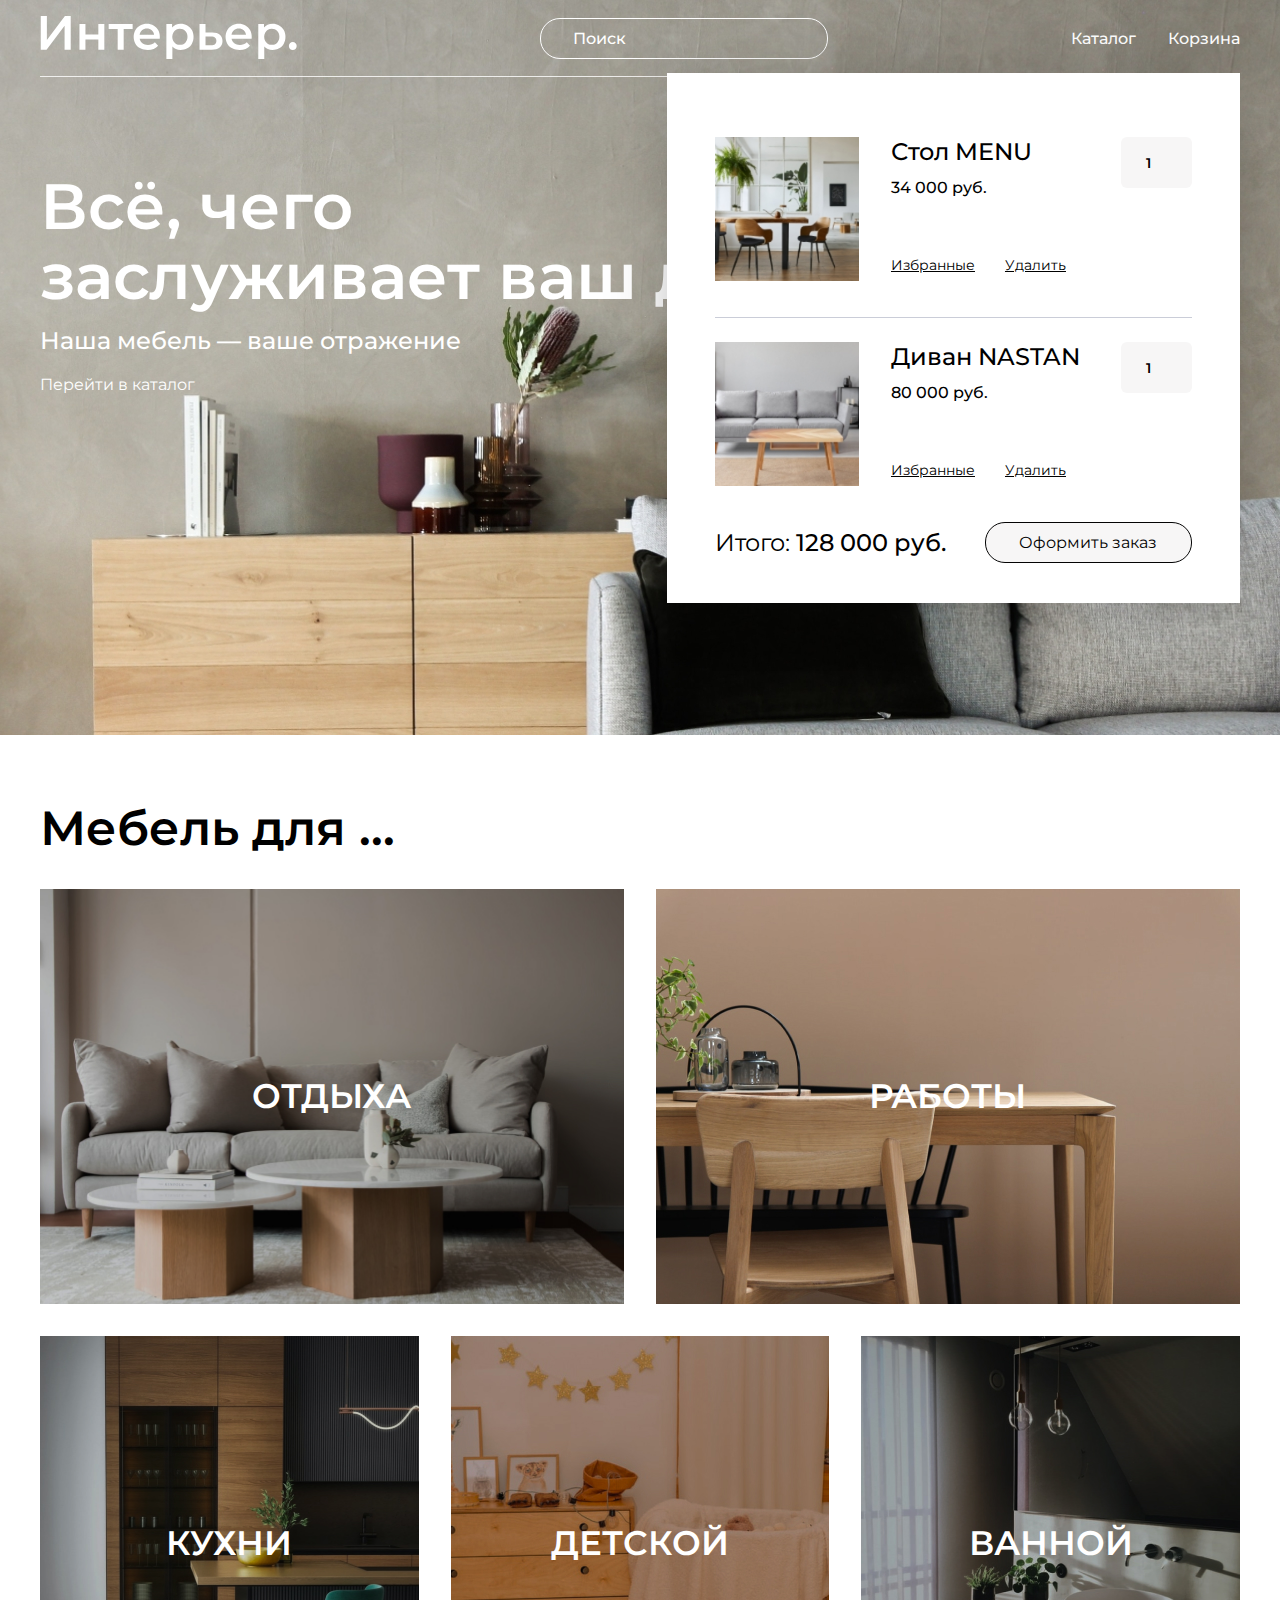
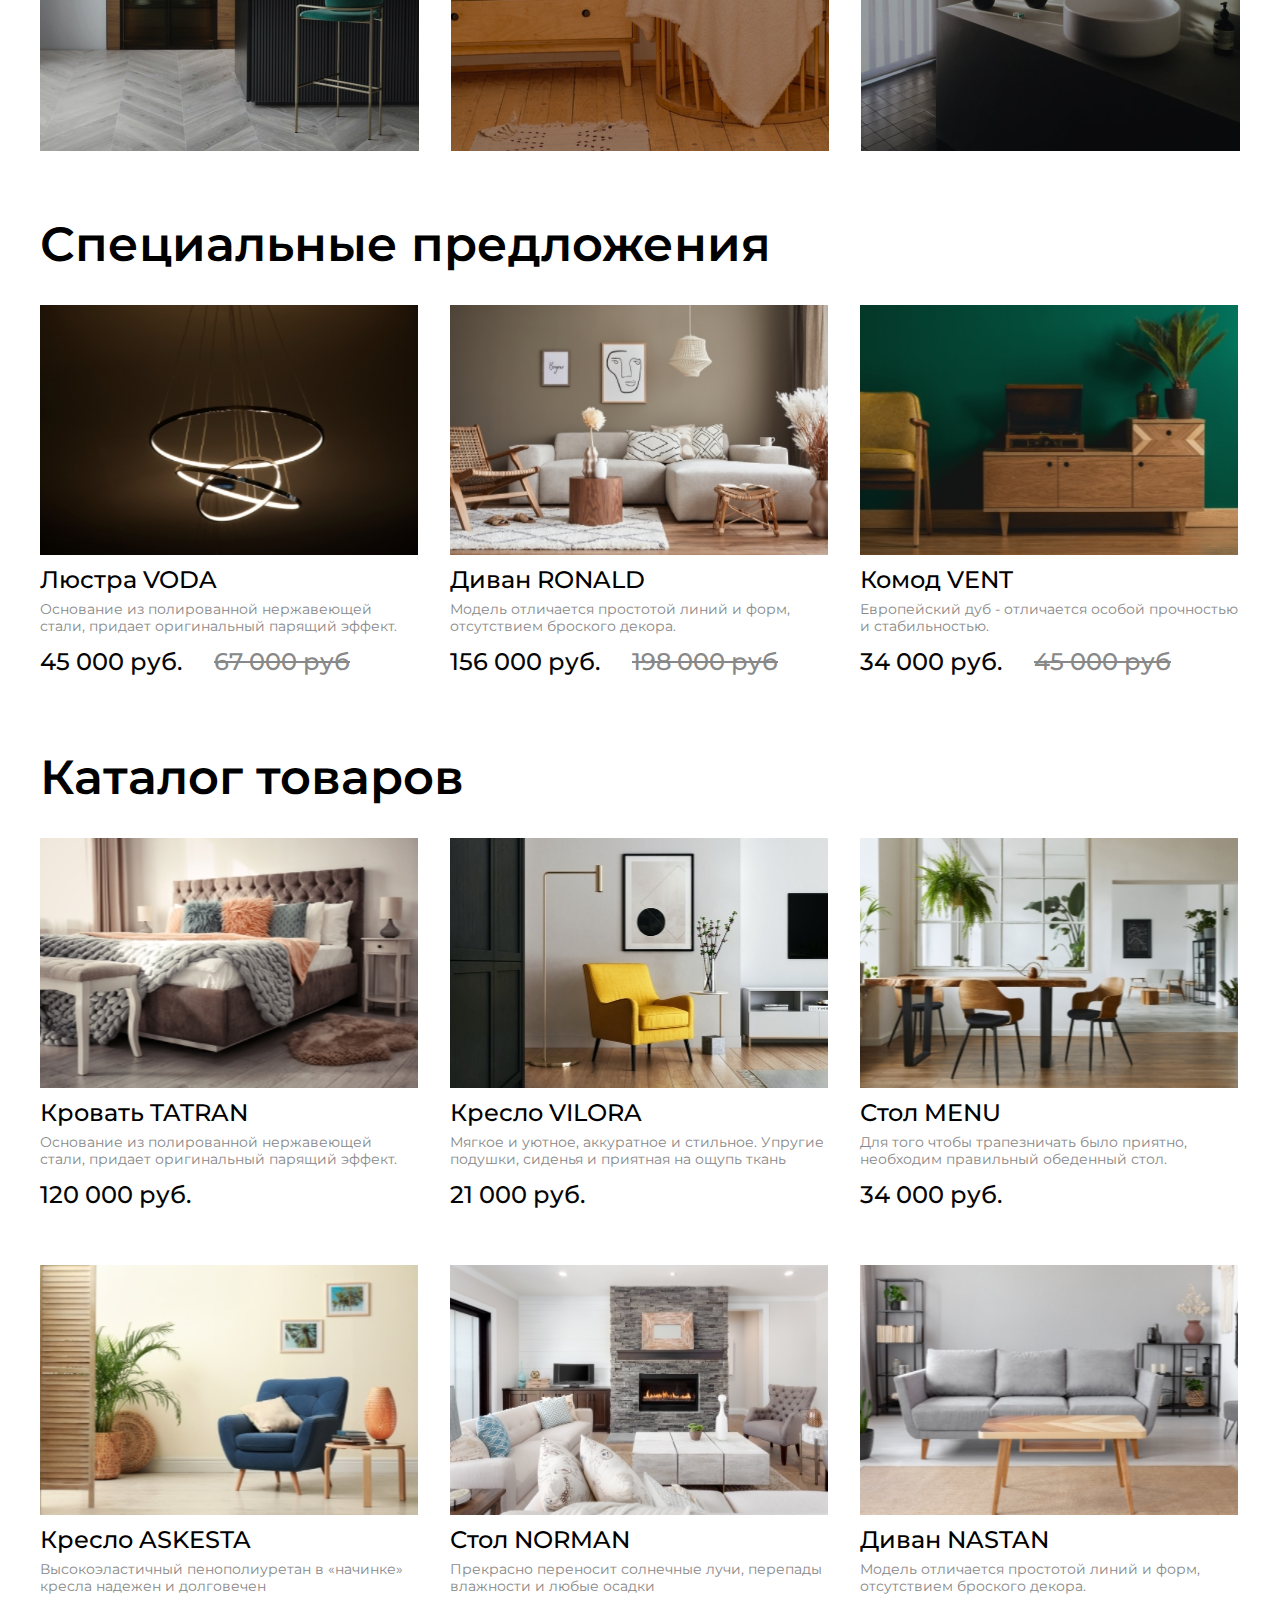
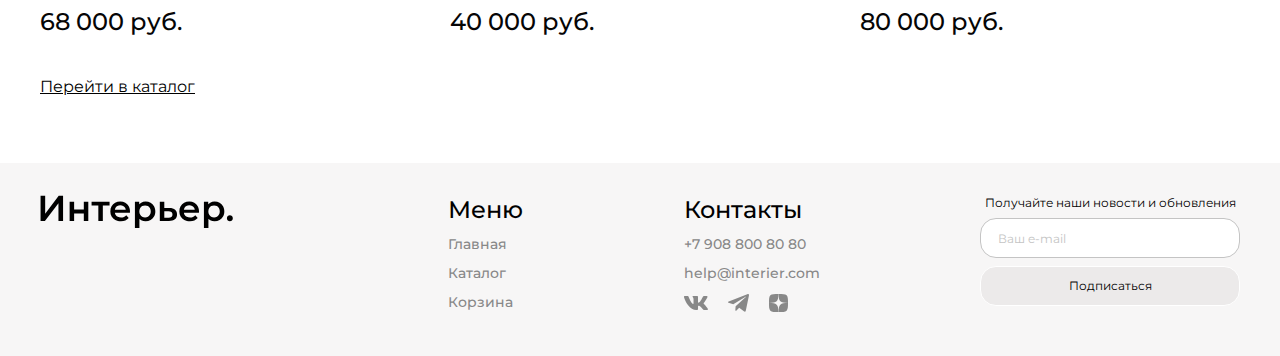
<file: index.html>
<!DOCTYPE html>
<html lang="en">
<head>
    <meta charset="UTF-8">
    <meta http-equiv="X-UA-Compatible" content="IE=edge">
    <meta name="viewport" content="width=device-width, initial-scale=1.0">
    <title>Document</title>
    <link rel="preconnect" href="https://fonts.googleapis.com">
    <link rel="preconnect" href="https://fonts.gstatic.com" crossorigin>
    <link href="https://fonts.googleapis.com/css2?family=Montserrat:wght@100..900&display=swap" rel="stylesheet">
    <link rel="stylesheet" href="style.css">
</head>
<body>
    <div class="top center">
        <header class="header">
            <a class="header__logo" href="index.html"><img class="header__logo-img" src="img/logo.svg" alt="Логотип"></a>
            <input placeholder="Поиск" class="header__input" type="text">
            <nav class="header__menu">
                <a class="header__link" href="catalog.html">Каталог</a>
                <div class="position-modal-window">
                    <a class="header__link header__link-cart" href="cart.html">Корзина</a>
            <!-- Модальное окно -->
                    <div class="cart cart__modal-window">
                        <div class="cart__content-modal-window">
                            <div class="cart__item-min">
                                <div class="cart__left">
                                    <img class="cart__img-min" src="img/cart-1.jpeg" alt="">
                                    <div class="cart__info cart__info-min">
                                        <h4 class="heading-small">Стол MENU</h4>
                                        <p class="cart__price">34 000 руб.</p>
                                        <div class="cart__link-box cart__link-box-min">
                                            <a class="cart__link" href="#">Избранные</a>
                                            <a class="cart__link" href="#">Удалить</a>
                                        </div>
                                    </div>
                                </div>
                                <input class="cart__input input__number" type="number" value="1" min="1">
                            </div>
                            <div class="cart__item cart__item-min">
                                <div class="cart__left">
                                    <img class="cart__img-min" src="img/cart-2.jpeg" alt="">
                                    <div class="cart__info cart__info-min">
                                        <h4 class="heading-small">Диван NASTAN</h4>
                                        <p class="cart__price">80 000 руб.</p>
                                        <div class="cart__link-box cart__link-box-min">
                                            <a class="cart__link" href="#">Избранные</a>
                                            <a class="cart__link" href="#">Удалить</a>
                                        </div>
                                    </div>
                                </div>
                                <input class="cart__input" type="number" value="1" min="1">
                            </div>
                            <div class="cart__form-min">
                                <p class="cart__form-price cart__form-price-min"> 128 000 руб.</p>
                                <a class="cart__form-btn-link" href="cart.html">
                                    <button class="cart__form-btn cart__form-btn-min">Оформить заказ</button>
                                </a>
                            </div>
                        </div>
                    </div>
            <!-- Модальное окно -->
                </div>
            </nav>
            <nav class="header__menu-mob">
                <a href="#"><svg width="19.000000" height="19.000000" viewBox="0 0 19 19" fill="none" xmlns="http://www.w3.org/2000/svg" xmlns:xlink="http://www.w3.org/1999/xlink">
                    <desc>
                            Created with Pixso.
                    </desc>
                    <defs>
                        <clipPath id="clip310_614">
                            <rect id="gg:search" rx="0.000000" width="18.000000" height="18.000000" transform="translate(0.500000 0.500000)" fill="white" fill-opacity="0"/>
                        </clipPath>
                    </defs>
                    <rect id="gg:search" rx="0.000000" width="18.000000" height="18.000000" transform="translate(0.500000 0.500000)" fill="#FFFFFF" fill-opacity="0"/>
                    <g clip-path="url(#clip310_614)">
                        <path id="Vector" d="M14.5 11.42C15.48 10.15 15.95 8.55 15.8 6.94C15.65 5.34 14.89 3.85 13.68 2.79C12.48 1.72 10.91 1.16 9.3 1.21C7.69 1.26 6.16 1.92 5.02 3.06C3.88 4.2 3.21 5.73 3.16 7.34C3.11 8.95 3.68 10.52 4.74 11.73C5.81 12.94 7.3 13.69 8.9 13.84C10.51 14 12.11 13.53 13.38 12.54L13.41 12.57L16.77 15.93C16.85 16.01 16.93 16.06 17.03 16.1C17.13 16.14 17.23 16.16 17.33 16.16C17.44 16.16 17.54 16.14 17.64 16.1C17.73 16.06 17.82 16.01 17.89 15.93C17.97 15.86 18.02 15.77 18.06 15.68C18.1 15.58 18.12 15.48 18.12 15.37C18.12 15.27 18.1 15.17 18.06 15.07C18.02 14.97 17.97 14.89 17.89 14.81L14.53 11.45C14.52 11.44 14.51 11.43 14.5 11.42ZM12.85 4.18C13.3 4.62 13.66 5.14 13.9 5.72C14.14 6.3 14.27 6.92 14.27 7.54C14.28 8.17 14.15 8.79 13.91 9.37C13.68 9.95 13.33 10.48 12.88 10.92C12.44 11.37 11.91 11.72 11.33 11.96C10.75 12.19 10.13 12.32 9.5 12.31C8.88 12.31 8.26 12.18 7.68 11.94C7.1 11.7 6.58 11.34 6.14 10.89C5.26 10 4.77 8.8 4.77 7.54C4.78 6.29 5.28 5.09 6.16 4.2C7.05 3.32 8.25 2.82 9.5 2.81C10.76 2.81 11.96 3.3 12.85 4.18Z" fill="#FFFFFF" fill-opacity="1.000000" fill-rule="evenodd"/>
                        <path id="Vector" d="M16 8.15Q16.06 7.55 16 6.93Q15.94 6.3 15.77 5.72Q15.6 5.13 15.32 4.57Q15.03 4.02 14.66 3.53Q14.28 3.05 13.82 2.64Q13.35 2.23 12.82 1.92Q12.29 1.6 11.71 1.39Q11.12 1.18 10.52 1.08Q9.91 0.99 9.29 1.01Q8.67 1.03 8.07 1.16Q7.47 1.29 6.9 1.54Q6.33 1.79 5.82 2.13Q5.32 2.48 4.88 2.92Q4.43 3.36 4.09 3.86Q3.75 4.37 3.5 4.94Q3.25 5.51 3.12 6.11Q2.98 6.71 2.96 7.33Q2.94 7.96 3.04 8.56Q3.13 9.17 3.34 9.75Q3.56 10.34 3.87 10.87Q4.18 11.39 4.59 11.86Q5 12.33 5.49 12.7Q5.97 13.08 6.53 13.36Q7.08 13.64 7.67 13.81Q8.26 13.99 8.88 14.04Q9.5 14.1 10.11 14.04Q10.72 13.99 11.32 13.81Q11.92 13.64 12.47 13.36Q12.93 13.12 13.36 12.8L16.63 16.07Q16.7 16.14 16.78 16.2Q16.86 16.25 16.95 16.29Q17.04 16.33 17.14 16.35Q17.23 16.36 17.33 16.36Q17.43 16.36 17.53 16.35Q17.62 16.33 17.71 16.29Q17.8 16.25 17.88 16.2Q17.96 16.14 18.03 16.07Q18.1 16 18.16 15.92Q18.21 15.84 18.25 15.75Q18.29 15.66 18.31 15.57Q18.32 15.47 18.32 15.37Q18.32 15.27 18.31 15.18Q18.29 15.08 18.25 14.99Q18.21 14.9 18.16 14.82Q18.1 14.74 18.03 14.67L14.76 11.4Q15.08 10.97 15.32 10.51Q15.59 9.96 15.77 9.36Q15.94 8.76 16 8.15ZM14.5 11.42C15.48 10.15 15.95 8.55 15.8 6.94C15.65 5.34 14.89 3.85 13.68 2.79C12.48 1.72 10.91 1.16 9.3 1.21C7.69 1.26 6.16 1.92 5.02 3.06C3.88 4.2 3.21 5.73 3.16 7.34C3.11 8.95 3.68 10.52 4.74 11.73C5.81 12.94 7.3 13.69 8.9 13.84C10.51 14 12.11 13.53 13.38 12.54L13.41 12.57L16.77 15.93C16.85 16.01 16.93 16.06 17.03 16.1C17.13 16.14 17.23 16.16 17.33 16.16C17.44 16.16 17.54 16.14 17.64 16.1C17.73 16.06 17.82 16.01 17.89 15.93C17.97 15.86 18.02 15.77 18.06 15.68C18.1 15.58 18.12 15.48 18.12 15.37C18.12 15.27 18.1 15.17 18.06 15.07C18.02 14.97 17.97 14.89 17.89 14.81L14.53 11.45C14.52 11.44 14.51 11.43 14.5 11.42ZM12.85 4.18C13.3 4.62 13.66 5.14 13.9 5.72C14.14 6.3 14.27 6.92 14.27 7.54C14.28 8.17 14.15 8.79 13.91 9.37C13.68 9.95 13.33 10.48 12.88 10.92C12.44 11.37 11.91 11.72 11.33 11.96C10.75 12.19 10.13 12.32 9.5 12.31C8.88 12.31 8.26 12.18 7.68 11.94C7.1 11.7 6.58 11.34 6.14 10.89C5.26 10 4.77 8.8 4.77 7.54C4.78 6.29 5.28 5.09 6.16 4.2C7.05 3.32 8.25 2.82 9.5 2.81C10.76 2.81 11.96 3.3 12.85 4.18ZM13.29 5.01Q13.54 5.38 13.72 5.8Q13.89 6.22 13.98 6.65Q14.07 7.09 14.07 7.54Q14.07 8 13.99 8.44Q13.9 8.88 13.73 9.3Q13.56 9.72 13.31 10.09Q13.06 10.46 12.74 10.78Q12.42 11.1 12.05 11.35Q11.68 11.6 11.26 11.77Q10.83 11.94 10.4 12.03Q9.96 12.12 9.5 12.11Q9.05 12.11 8.61 12.02Q8.18 11.93 7.76 11.76Q7.34 11.58 6.97 11.33Q6.6 11.08 6.28 10.75Q5.96 10.43 5.72 10.06Q5.48 9.7 5.31 9.28Q5.14 8.86 5.06 8.43Q4.97 8 4.97 7.54Q4.97 7.09 5.06 6.66Q5.15 6.23 5.32 5.81Q5.5 5.4 5.74 5.03Q5.99 4.66 6.31 4.35Q6.62 4.03 6.99 3.78Q7.36 3.54 7.77 3.36Q8.19 3.19 8.62 3.1Q9.05 3.02 9.5 3.01Q9.95 3.01 10.39 3.1Q10.82 3.18 11.24 3.35Q11.66 3.52 12.02 3.76Q12.39 4 12.71 4.32Q13.04 4.64 13.29 5.01Z" fill="#FFFFFF" fill-opacity="1.000000" fill-rule="evenodd"/>
                    </g>
                </svg>
                </a>
                <a href="catalog.html"><svg width="19.199463" height="19.199951" viewBox="0 0 19.1995 19.2" fill="none" xmlns="http://www.w3.org/2000/svg" xmlns:xlink="http://www.w3.org/1999/xlink">
                    <desc>
                            Created with Pixso.
                    </desc>
                    <defs/>
                    <rect id="Rectangle 46" width="4.571429" height="4.571429" fill="#FFFFFF" fill-opacity="1.000000"/>
                    <rect id="Rectangle 41" y="7.314209" width="4.571429" height="4.571429" fill="#FFFFFF" fill-opacity="1.000000"/>
                    <rect id="Rectangle 47" y="14.628540" width="4.571429" height="4.571428" fill="#FFFFFF" fill-opacity="1.000000"/>
                    <rect id="Rectangle 48" x="7.313477" y="7.314209" width="4.571429" height="4.571429" fill="#FFFFFF" fill-opacity="1.000000"/>
                    <rect id="Rectangle 45" x="7.313477" y="14.628540" width="4.571429" height="4.571428" fill="#FFFFFF" fill-opacity="1.000000"/>
                    <rect id="Rectangle 49" x="7.313477" width="4.571429" height="4.571429" fill="#FFFFFF" fill-opacity="1.000000"/>
                    <rect id="Rectangle 42" x="14.627930" y="7.314209" width="4.571428" height="4.571429" fill="#FFFFFF" fill-opacity="1.000000"/>
                    <rect id="Rectangle 44" x="14.627930" y="14.628540" width="4.571428" height="4.571428" fill="#FFFFFF" fill-opacity="1.000000"/>
                    <path id="Rectangle 43" d="M14.62 0L19.19 0L19.19 4.57L14.62 0Z" fill="#FFFFFF" fill-opacity="1.000000" fill-rule="evenodd"/>
                </svg>
                </a>
                <a href="cart.html"><svg width="25.000000" height="25.000000" viewBox="0 0 25 25" fill="none" xmlns="http://www.w3.org/2000/svg" xmlns:xlink="http://www.w3.org/1999/xlink">
                    <desc>
                            Created with Pixso.
                    </desc>
                    <defs>
                        <clipPath id="clip310_618">
                            <rect id="jam:shopping-cart" rx="0.000000" width="24.000000" height="24.000000" transform="matrix(-1 0 0 1 25.5 0.5)" fill="white" fill-opacity="0"/>
                        </clipPath>
                    </defs>
                    <rect id="jam:shopping-cart" rx="0.000000" width="24.000000" height="24.000000" transform="matrix(-1 0 0 1 25.5 0.5)" fill="#FFFFFF" fill-opacity="0"/>
                    <g clip-path="url(#clip310_618)">
                        <path id="Vector" d="M14.58 20.83C15.13 20.83 15.66 20.61 16.05 20.22C16.44 19.83 16.66 19.3 16.66 18.75C16.66 18.19 16.44 17.66 16.05 17.27C15.66 16.88 15.13 16.66 14.58 16.66C14.03 16.66 13.5 16.88 13.11 17.27C12.71 17.66 12.5 18.19 12.5 18.75C12.5 19.3 12.71 19.83 13.11 20.22C13.5 20.61 14.03 20.83 14.58 20.83ZM7.29 20.83C7.84 20.83 8.37 20.61 8.76 20.22C9.15 19.83 9.37 19.3 9.37 18.75C9.37 18.19 9.15 17.66 8.76 17.27C8.37 16.88 7.84 16.66 7.29 16.66C6.73 16.66 6.2 16.88 5.81 17.27C5.42 17.66 5.2 18.19 5.2 18.75C5.2 19.3 5.42 19.83 5.81 20.22C6.2 20.61 6.73 20.83 7.29 20.83ZM20.87 6.16C21.13 6.16 21.37 6.05 21.56 5.86C21.74 5.67 21.84 5.42 21.84 5.16C21.84 4.9 21.74 4.65 21.56 4.47C21.37 4.28 21.13 4.17 20.87 4.16L19.67 4.16C18.73 4.16 17.92 4.81 17.71 5.73L16.41 11.61C16.2 12.52 15.39 13.18 14.45 13.18L6.63 13.18L5.12 7.17L14.86 7.17C15.12 7.15 15.36 7.04 15.54 6.86C15.72 6.67 15.82 6.42 15.82 6.16C15.82 5.91 15.72 5.66 15.54 5.47C15.36 5.29 15.12 5.18 14.86 5.16L5.12 5.16C4.82 5.16 4.52 5.23 4.25 5.37C3.97 5.5 3.73 5.69 3.54 5.93C3.36 6.17 3.23 6.45 3.16 6.75C3.1 7.05 3.11 7.36 3.18 7.65L4.68 13.66C4.79 14.1 5.04 14.48 5.39 14.76C5.75 15.03 6.18 15.18 6.63 15.18L14.45 15.18C15.36 15.18 16.25 14.87 16.96 14.3C17.67 13.73 18.17 12.93 18.36 12.04L19.67 6.16L20.87 6.16Z" fill="#FFFFFF" fill-opacity="1.000000" fill-rule="nonzero"/>
                    </g>
                </svg>
                </a>
            </nav>
        </header>
        <section class="main-content">
            <h1 class="main-content__title">Всё, чего <br/> заслуживает ваш дом</h1>
            <p class="main-content__text">Наша мебель — ваше отражение</p>
            <a class="main-content__link" href="catalog.html">Перейти в каталог</a>
        </section>
    </div>
    <section class="for-box center">
        <h2 class="products__title for-title">Мебель для ...</h2>
        <div class="for">
            <div class="for__item for__item-1 for__item-big">ОТДЫХА</div>
            <div class="for__item for__item-2 for__item-big">РАБОТЫ</div>
            <div class="for__item for__item-3">КУХНИ</div>
            <div class="for__item for__item-4">ДЕТСКОЙ</div>
            <div class="for__item for__item-5">ВАННОЙ</div>
        </div>
    </section>
    <section class="products">
        <div class="products__spofers center">
            <h2 class="products__title products__title-spofers">Специальные предложения</h2>
            <div class="spofers-box">
                <article class="card">
                    <div class="card__img card__icons card__img_1">
                        <a href="#">
                            <img class="icon__disappear" src="img/lock-shadow.svg" alt="lock">
                        </a>
                        <a href="#">
                            <img class="icon__disappear" src="img/like-shadow.svg" alt="like">
                        </a>
                    </div>
                    <h3 class="card__name">Люстра VODA</h3>
                    <p class="card__about">Основание из полированной нержавеющей стали, придает оригинальный парящий эффект.</p>
                    <div class="prices">
                        <p class="card__price">45 000 руб.</p>
                        <p class="card__price card__price_discount">67 000 руб</p>
                    </div>
                </article>
                <article class="card">
                    <div class="card__img card__icons card__img_2">
                        <a href="#">
                            <img class="icon__disappear" src="img/lock-shadow.svg" alt="lock">
                        </a>
                        <a href="#">
                            <img class="icon__disappear" src="img/like-shadow.svg" alt="like">
                        </a>
                    </div>
                    <h3 class="card__name">Диван RONALD</h3>
                    <p class="card__about">Модель отличается простотой линий и форм, отсутствием броского декора.</p>
                    <div class="prices">
                        <p class="card__price">156 000 руб.</p>
                        <p class="card__price card__price_discount">198 000 руб</p>
                    </div>
                </article>
                <article class="card">
                    <div class="card__img card__icons card__img_3">
                        <a href="#">
                            <img class="icon__disappear" src="img/lock-shadow.svg" alt="lock">
                        </a>
                        <a href="#">
                            <img class="icon__disappear" src="img/like-shadow.svg" alt="like">
                        </a>
                    </div>
                    <h3 class="card__name">Комод VENT</h3>
                    <p class="card__about">Европейский дуб - отличается особой прочностью и стабильностью.</p>
                    <div class="prices">
                        <p class="card__price">34 000 руб.</p>
                        <p class="card__price card__price_discount">45 000 руб</p>
                    </div>
                </article>
            </div>
        </div>
        <div class="products__catalog center">
            <h2 class="products__title">Каталог товаров</h2>
            <div class="catalog-brdr">
                <div class="catalog-box">
                    <article class="card">
                        <div class="card__img card__icons card__img_4">
                            <a href="#">
                                <img class="icon__disappear" src="img/lock-shadow.svg" alt="lock">
                            </a>
                            <a href="#">
                                <img class="icon__disappear" src="img/like-shadow.svg" alt="like">
                            </a>
                        </div>
                        <h3 class="card__name">Кровать TATRAN</h3>
                        <p class="card__about">Основание из полированной нержавеющей стали, придает оригинальный парящий эффект.</p>
                        <p class="card__price">120 000 руб.</p>
                        <!-- <p class="card__price card__price_discount">45 000 руб.</p> -->
                    </article>
                    <article class="card">
                        <div class="card__img card__icons card__img_5">
                            <a href="#">
                                <img class="icon__disappear" src="img/lock-shadow.svg" alt="lock">
                            </a>
                            <a href="#">
                                <img class="icon__disappear" src="img/like-shadow.svg" alt="like">
                            </a>
                        </div>
                        <h3 class="card__name">Кресло VILORA</h3>
                        <p class="card__about">Мягкое и уютное, аккуратное и стильное. Упругие подушки, сиденья и приятная на ощупь ткань</p>
                        <p class="card__price">21 000 руб.</p>
                        <!-- <p class="card__price card__price_discount">45 000 руб.</p> -->
                    </article>
                    <article class="card">
                        <div class="card__img card__icons card__img_6">
                            <a href="#">
                                <img class="icon__disappear" src="img/lock-shadow.svg" alt="lock">
                            </a>
                            <a href="#">
                                <img class="icon__disappear" src="img/like-shadow.svg" alt="like">
                            </a>
                        </div>
                        <h3 class="card__name">Стол MENU</h3>
                        <p class="card__about">Для того чтобы трапезничать было приятно, необходим правильный обеденный стол.</p>
                        <p class="card__price">34 000 руб.</p>
                        <!-- <p class="card__price card__price_discount">45 000 руб.</p> -->
                    </article>
                    <article class="card">
                        <div class="card__img card__icons card__img_7">
                            <a href="#">
                                <img class="icon__disappear" src="img/lock-shadow.svg" alt="lock">
                            </a>
                            <a href="#">
                                <img class="icon__disappear" src="img/like-shadow.svg" alt="like">
                            </a>
                        </div>
                        <h3 class="card__name">Кресло ASKESTA</h3>
                        <p class="card__about">Высокоэластичный пенополиуретан в «начинке» кресла надежен и долговечен</p>
                        <p class="card__price">68 000 руб.</p>
                        <!-- <p class="card__price card__price_discount">45 000 руб.</p> -->
                    </article>
                    <article class="card">
                        <div class="card__img card__icons card__img_8">
                            <a href="#">
                                <img class="icon__disappear" src="img/lock-shadow.svg" alt="lock">
                            </a>
                            <a href="#">
                                <img class="icon__disappear" src="img/like-shadow.svg" alt="like">
                            </a>
                        </div>
                        <h3 class="card__name">Стол NORMAN</h3>
                        <p class="card__about">Прекрасно переносит солнечные лучи, перепады влажности и любые осадки</p>
                        <p class="card__price">40 000 руб.</p>
                        <!-- <p class="card__price card__price_discount">45 000 руб.</p> -->
                    </article>
                    <article class="card">
                        <div class="card__img card__icons card__img_9">
                            <a href="#">
                                <img class="icon__disappear" src="img/lock-shadow.svg" alt="lock">
                            </a>
                            <a href="#">
                                <img class="icon__disappear" src="img/like-shadow.svg" alt="like">
                            </a>
                        </div>
                        <h3 class="card__name">Диван NASTAN</h3>
                        <p class="card__about">Модель отличается простотой линий и форм, отсутствием броского декора.</p>
                        <p class="card__price">80 000 руб.</p>
                        <!-- <p class="card__price card__price_discount">45 000 руб.</p> -->
                    </article>
                </div>
            </div>
            <div class="products__link-box">
                <a class="products__link" href="catalog.html">Перейти в каталог</a>
            </div>
        </div>
    </section>
    <footer class="footer center">
        <a class="footer__logo" href="index.html"><img src="img/footerlogo.svg" alt="Логотип"></a>
        <div class="footer__content">
            <div class="footer__info">
                <nav class="footer__item footer__item-menu">
                    <h3 class="footer__title-menu">Меню</h3>
                    <a class="footer__link" href="index.html">Главная</a>
                    <a class="footer__link" href="catalog.html">Каталог</a>
                    <a class="footer__link" href="cart.html">Корзина</a>
                </nav>
            </div>
                <div class="footer__item">
                    <h4 class="footer__title-menu">Контакты</h4>
                    <a class="footer__link footer__link_contacts" href="tel:+79088008080">+7 908 800 80 80</a>
                    <a class="footer__link footer__link_contacts" href="help@interier.com">help@interier.com</a>
                    <div class="footer__icons">
                        <a class="footer__icons-img" href="#"><svg width="24.000504" height="14.000000" viewBox="0 0 24.0005 14" fill="none" xmlns="http://www.w3.org/2000/svg" xmlns:xlink="http://www.w3.org/1999/xlink">
                            <desc>
                                    Created with Pixso.
                            </desc>
                            <defs/>
                            <path id="Vector" d="M23.45 0.94C23.61 0.4 23.45 0 22.65 0L20.03 0C19.36 0 19.05 0.34 18.88 0.72C18.88 0.72 17.55 3.92 15.66 6C15.04 6.6 14.77 6.79 14.43 6.79C14.27 6.79 14.01 6.6 14.01 6.05L14.01 0.94C14.01 0.29 13.83 0 13.27 0L9.15 0C8.73 0 8.48 0.3 8.48 0.59C8.48 1.21 9.42 1.35 9.52 3.1L9.52 6.9C9.52 7.73 9.37 7.88 9.03 7.88C8.14 7.88 5.98 4.67 4.69 1C4.44 0.28 4.19 0 3.52 0L0.9 0C0.15 0 0 0.34 0 0.72C0 1.41 0.88 4.8 4.14 9.28C6.31 12.34 9.37 14 12.15 14C13.82 14 14.02 13.63 14.02 12.99L14.02 10.68C14.02 9.94 14.18 9.8 14.71 9.8C15.1 9.8 15.77 9.99 17.33 11.46C19.11 13.21 19.4 14 20.4 14L23.03 14C23.78 14 24.15 13.63 23.94 12.9C23.7 12.18 22.85 11.12 21.72 9.88C21.11 9.17 20.19 8.4 19.91 8.02C19.52 7.53 19.63 7.31 19.91 6.87C19.91 6.87 23.11 2.45 23.44 0.94L23.45 0.94Z" fill="#888888" fill-opacity="1.000000" fill-rule="evenodd"/>
                        </svg>
                        </a>
                        <a class="footer__icons-img" href="#"><svg width="21.000000" height="17.675659" viewBox="0 0 21 17.6757" fill="none" xmlns="http://www.w3.org/2000/svg" xmlns:xlink="http://www.w3.org/1999/xlink">
                            <desc>
                                    Created with Pixso.
                            </desc>
                            <defs/>
                            <path id="Vector" d="M19.29 0.2L0.69 7.41C-0.06 7.74 -0.32 8.42 0.5 8.78L5.28 10.31L16.82 3.14C17.45 2.69 18.09 2.81 17.54 3.3L7.63 12.32L7.31 16.14C7.6 16.73 8.13 16.73 8.47 16.44L11.21 13.83L15.91 17.37C17 18.02 17.59 17.6 17.83 16.41L20.91 1.74C21.23 0.28 20.68 -0.37 19.29 0.2Z" fill="#888888" fill-opacity="1.000000" fill-rule="nonzero"/>
                        </svg>
                        </a>
                        <a class="footer__icons-img" href="#"><svg width="19.000000" height="18.000000" viewBox="0 0 19 18" fill="none" xmlns="http://www.w3.org/2000/svg" xmlns:xlink="http://www.w3.org/1999/xlink">
                            <desc>
                                    Created with Pixso.
                            </desc>
                            <defs/>
                            <path id="Vector" d="M11.33 10.73C9.83 12.19 9.73 14.01 9.6 18C13.52 18 16.23 17.98 17.62 16.7C18.98 15.37 19 12.68 19 9.09C14.79 9.22 12.87 9.32 11.33 10.73ZM0 9.09C0 12.68 0.01 15.37 1.37 16.7C2.76 17.98 5.47 18 9.39 18C9.26 14.01 9.16 12.19 7.66 10.73C6.12 9.32 4.2 9.21 0 9.09ZM9.39 0C5.48 0 2.76 0.01 1.37 1.29C0.01 2.62 0 5.31 0 8.9C4.2 8.77 6.12 8.67 7.66 7.26C9.16 5.8 9.26 3.98 9.39 0ZM11.33 7.26C9.83 5.8 9.73 3.98 9.6 0C13.52 0 16.23 0.01 17.62 1.29C18.98 2.62 19 5.31 19 8.9C14.79 8.77 12.87 8.67 11.33 7.26Z" fill="#888888" fill-opacity="1.000000" fill-rule="nonzero"/>
                        </svg>
                        </a>
                    </div>
                </div>
            <form class="footer__form" action="GetNews">
                <p class="footer__text">Получайте наши новости и обновления</p>
                <input placeholder="Ваш e-mail" class="form-news__input form-news__input_email" type="email">
                <button class="button button__sign">Подписаться</button>
            </form>
        </div>
    </footer>
</body>
</html>
</file>
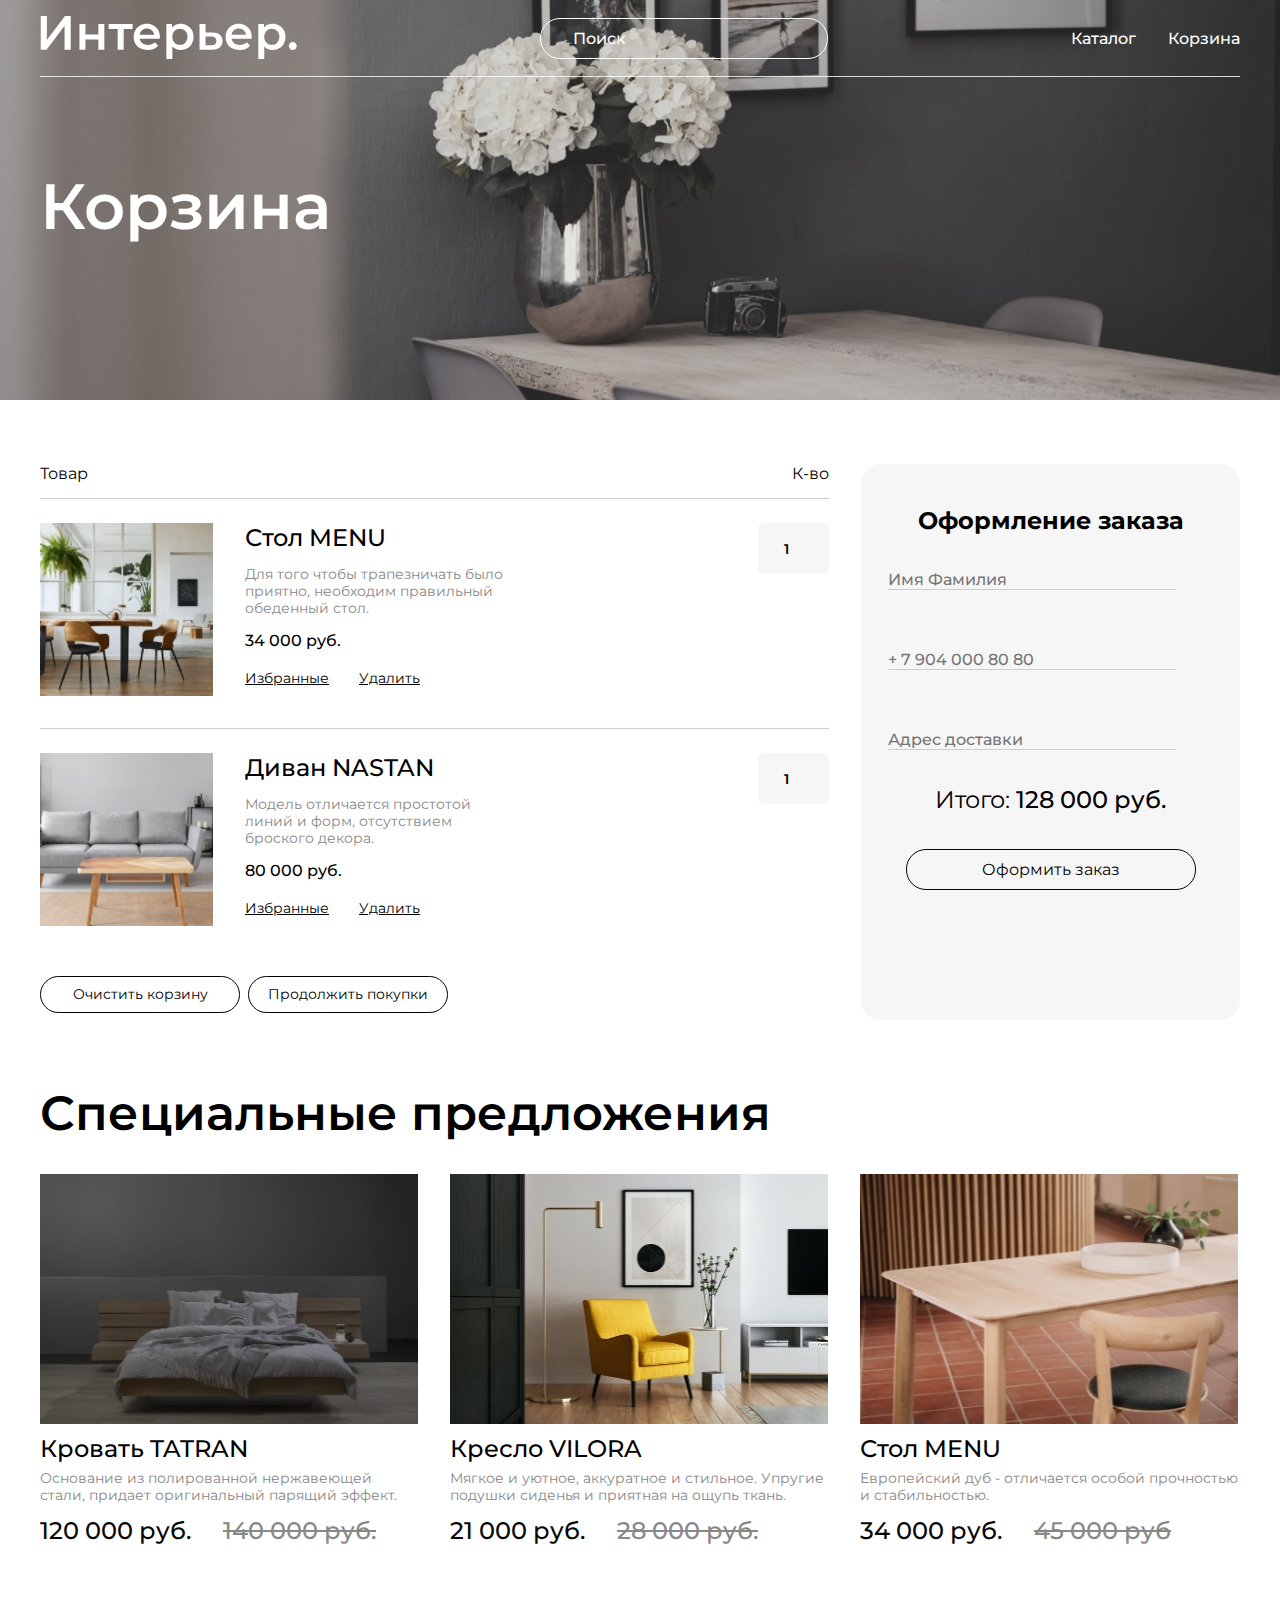
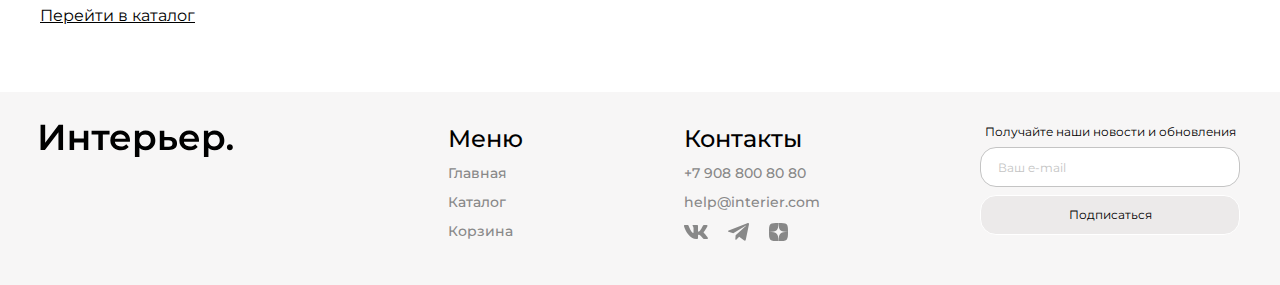
<file: cart.html>
<!DOCTYPE html>
<html lang="en">

<head>
    <meta charset="UTF-8">
    <meta http-equiv="X-UA-Compatible" content="IE=edge">
    <meta name="viewport" content="width=device-width, initial-scale=1.0">
    <title>Document</title>
    <link rel="preconnect" href="https://fonts.googleapis.com">
    <link rel="preconnect" href="https://fonts.gstatic.com" crossorigin>
    <link href="https://fonts.googleapis.com/css2?family=Montserrat:wght@100..900&display=swap" rel="stylesheet">
    <link rel="stylesheet" href="style.css">
</head>

<body>
    <div class="top top-cart center">
        <header class="header">
            <a class="header__logo" href="index.html"><img class="header__logo-img" src="img/logo.svg" alt="Логотип"></a>
            <input placeholder="Поиск" class="header__input" type="text">
            <nav class="header__menu">
                <a class="header__link" href="catalog.html">Каталог</a>
                <a class="header__link" href="korzina.html">Корзина</a>
            </nav>
            <nav class="header__menu-mob">
                <a href="#"><svg width="19.000000" height="19.000000" viewBox="0 0 19 19" fill="none" xmlns="http://www.w3.org/2000/svg" xmlns:xlink="http://www.w3.org/1999/xlink">
                    <desc>
                            Created with Pixso.
                    </desc>
                    <defs>
                        <clipPath id="clip310_614">
                            <rect id="gg:search" rx="0.000000" width="18.000000" height="18.000000" transform="translate(0.500000 0.500000)" fill="white" fill-opacity="0"/>
                        </clipPath>
                    </defs>
                    <rect id="gg:search" rx="0.000000" width="18.000000" height="18.000000" transform="translate(0.500000 0.500000)" fill="#FFFFFF" fill-opacity="0"/>
                    <g clip-path="url(#clip310_614)">
                        <path id="Vector" d="M14.5 11.42C15.48 10.15 15.95 8.55 15.8 6.94C15.65 5.34 14.89 3.85 13.68 2.79C12.48 1.72 10.91 1.16 9.3 1.21C7.69 1.26 6.16 1.92 5.02 3.06C3.88 4.2 3.21 5.73 3.16 7.34C3.11 8.95 3.68 10.52 4.74 11.73C5.81 12.94 7.3 13.69 8.9 13.84C10.51 14 12.11 13.53 13.38 12.54L13.41 12.57L16.77 15.93C16.85 16.01 16.93 16.06 17.03 16.1C17.13 16.14 17.23 16.16 17.33 16.16C17.44 16.16 17.54 16.14 17.64 16.1C17.73 16.06 17.82 16.01 17.89 15.93C17.97 15.86 18.02 15.77 18.06 15.68C18.1 15.58 18.12 15.48 18.12 15.37C18.12 15.27 18.1 15.17 18.06 15.07C18.02 14.97 17.97 14.89 17.89 14.81L14.53 11.45C14.52 11.44 14.51 11.43 14.5 11.42ZM12.85 4.18C13.3 4.62 13.66 5.14 13.9 5.72C14.14 6.3 14.27 6.92 14.27 7.54C14.28 8.17 14.15 8.79 13.91 9.37C13.68 9.95 13.33 10.48 12.88 10.92C12.44 11.37 11.91 11.72 11.33 11.96C10.75 12.19 10.13 12.32 9.5 12.31C8.88 12.31 8.26 12.18 7.68 11.94C7.1 11.7 6.58 11.34 6.14 10.89C5.26 10 4.77 8.8 4.77 7.54C4.78 6.29 5.28 5.09 6.16 4.2C7.05 3.32 8.25 2.82 9.5 2.81C10.76 2.81 11.96 3.3 12.85 4.18Z" fill="#FFFFFF" fill-opacity="1.000000" fill-rule="evenodd"/>
                        <path id="Vector" d="M16 8.15Q16.06 7.55 16 6.93Q15.94 6.3 15.77 5.72Q15.6 5.13 15.32 4.57Q15.03 4.02 14.66 3.53Q14.28 3.05 13.82 2.64Q13.35 2.23 12.82 1.92Q12.29 1.6 11.71 1.39Q11.12 1.18 10.52 1.08Q9.91 0.99 9.29 1.01Q8.67 1.03 8.07 1.16Q7.47 1.29 6.9 1.54Q6.33 1.79 5.82 2.13Q5.32 2.48 4.88 2.92Q4.43 3.36 4.09 3.86Q3.75 4.37 3.5 4.94Q3.25 5.51 3.12 6.11Q2.98 6.71 2.96 7.33Q2.94 7.96 3.04 8.56Q3.13 9.17 3.34 9.75Q3.56 10.34 3.87 10.87Q4.18 11.39 4.59 11.86Q5 12.33 5.49 12.7Q5.97 13.08 6.53 13.36Q7.08 13.64 7.67 13.81Q8.26 13.99 8.88 14.04Q9.5 14.1 10.11 14.04Q10.72 13.99 11.32 13.81Q11.92 13.64 12.47 13.36Q12.93 13.12 13.36 12.8L16.63 16.07Q16.7 16.14 16.78 16.2Q16.86 16.25 16.95 16.29Q17.04 16.33 17.14 16.35Q17.23 16.36 17.33 16.36Q17.43 16.36 17.53 16.35Q17.62 16.33 17.71 16.29Q17.8 16.25 17.88 16.2Q17.96 16.14 18.03 16.07Q18.1 16 18.16 15.92Q18.21 15.84 18.25 15.75Q18.29 15.66 18.31 15.57Q18.32 15.47 18.32 15.37Q18.32 15.27 18.31 15.18Q18.29 15.08 18.25 14.99Q18.21 14.9 18.16 14.82Q18.1 14.74 18.03 14.67L14.76 11.4Q15.08 10.97 15.32 10.51Q15.59 9.96 15.77 9.36Q15.94 8.76 16 8.15ZM14.5 11.42C15.48 10.15 15.95 8.55 15.8 6.94C15.65 5.34 14.89 3.85 13.68 2.79C12.48 1.72 10.91 1.16 9.3 1.21C7.69 1.26 6.16 1.92 5.02 3.06C3.88 4.2 3.21 5.73 3.16 7.34C3.11 8.95 3.68 10.52 4.74 11.73C5.81 12.94 7.3 13.69 8.9 13.84C10.51 14 12.11 13.53 13.38 12.54L13.41 12.57L16.77 15.93C16.85 16.01 16.93 16.06 17.03 16.1C17.13 16.14 17.23 16.16 17.33 16.16C17.44 16.16 17.54 16.14 17.64 16.1C17.73 16.06 17.82 16.01 17.89 15.93C17.97 15.86 18.02 15.77 18.06 15.68C18.1 15.58 18.12 15.48 18.12 15.37C18.12 15.27 18.1 15.17 18.06 15.07C18.02 14.97 17.97 14.89 17.89 14.81L14.53 11.45C14.52 11.44 14.51 11.43 14.5 11.42ZM12.85 4.18C13.3 4.62 13.66 5.14 13.9 5.72C14.14 6.3 14.27 6.92 14.27 7.54C14.28 8.17 14.15 8.79 13.91 9.37C13.68 9.95 13.33 10.48 12.88 10.92C12.44 11.37 11.91 11.72 11.33 11.96C10.75 12.19 10.13 12.32 9.5 12.31C8.88 12.31 8.26 12.18 7.68 11.94C7.1 11.7 6.58 11.34 6.14 10.89C5.26 10 4.77 8.8 4.77 7.54C4.78 6.29 5.28 5.09 6.16 4.2C7.05 3.32 8.25 2.82 9.5 2.81C10.76 2.81 11.96 3.3 12.85 4.18ZM13.29 5.01Q13.54 5.38 13.72 5.8Q13.89 6.22 13.98 6.65Q14.07 7.09 14.07 7.54Q14.07 8 13.99 8.44Q13.9 8.88 13.73 9.3Q13.56 9.72 13.31 10.09Q13.06 10.46 12.74 10.78Q12.42 11.1 12.05 11.35Q11.68 11.6 11.26 11.77Q10.83 11.94 10.4 12.03Q9.96 12.12 9.5 12.11Q9.05 12.11 8.61 12.02Q8.18 11.93 7.76 11.76Q7.34 11.58 6.97 11.33Q6.6 11.08 6.28 10.75Q5.96 10.43 5.72 10.06Q5.48 9.7 5.31 9.28Q5.14 8.86 5.06 8.43Q4.97 8 4.97 7.54Q4.97 7.09 5.06 6.66Q5.15 6.23 5.32 5.81Q5.5 5.4 5.74 5.03Q5.99 4.66 6.31 4.35Q6.62 4.03 6.99 3.78Q7.36 3.54 7.77 3.36Q8.19 3.19 8.62 3.1Q9.05 3.02 9.5 3.01Q9.95 3.01 10.39 3.1Q10.82 3.18 11.24 3.35Q11.66 3.52 12.02 3.76Q12.39 4 12.71 4.32Q13.04 4.64 13.29 5.01Z" fill="#FFFFFF" fill-opacity="1.000000" fill-rule="evenodd"/>
                    </g>
                </svg>
                </a>
                <a href="catalog.html"><svg width="19.199463" height="19.199951" viewBox="0 0 19.1995 19.2" fill="none" xmlns="http://www.w3.org/2000/svg" xmlns:xlink="http://www.w3.org/1999/xlink">
                    <desc>
                            Created with Pixso.
                    </desc>
                    <defs/>
                    <rect id="Rectangle 46" width="4.571429" height="4.571429" fill="#FFFFFF" fill-opacity="1.000000"/>
                    <rect id="Rectangle 41" y="7.314209" width="4.571429" height="4.571429" fill="#FFFFFF" fill-opacity="1.000000"/>
                    <rect id="Rectangle 47" y="14.628540" width="4.571429" height="4.571428" fill="#FFFFFF" fill-opacity="1.000000"/>
                    <rect id="Rectangle 48" x="7.313477" y="7.314209" width="4.571429" height="4.571429" fill="#FFFFFF" fill-opacity="1.000000"/>
                    <rect id="Rectangle 45" x="7.313477" y="14.628540" width="4.571429" height="4.571428" fill="#FFFFFF" fill-opacity="1.000000"/>
                    <rect id="Rectangle 49" x="7.313477" width="4.571429" height="4.571429" fill="#FFFFFF" fill-opacity="1.000000"/>
                    <rect id="Rectangle 42" x="14.627930" y="7.314209" width="4.571428" height="4.571429" fill="#FFFFFF" fill-opacity="1.000000"/>
                    <rect id="Rectangle 44" x="14.627930" y="14.628540" width="4.571428" height="4.571428" fill="#FFFFFF" fill-opacity="1.000000"/>
                    <path id="Rectangle 43" d="M14.62 0L19.19 0L19.19 4.57L14.62 0Z" fill="#FFFFFF" fill-opacity="1.000000" fill-rule="evenodd"/>
                </svg>
                </a>
                <a href="cart.html"><svg width="25.000000" height="25.000000" viewBox="0 0 25 25" fill="none" xmlns="http://www.w3.org/2000/svg" xmlns:xlink="http://www.w3.org/1999/xlink">
                    <desc>
                            Created with Pixso.
                    </desc>
                    <defs>
                        <clipPath id="clip310_618">
                            <rect id="jam:shopping-cart" rx="0.000000" width="24.000000" height="24.000000" transform="matrix(-1 0 0 1 25.5 0.5)" fill="white" fill-opacity="0"/>
                        </clipPath>
                    </defs>
                    <rect id="jam:shopping-cart" rx="0.000000" width="24.000000" height="24.000000" transform="matrix(-1 0 0 1 25.5 0.5)" fill="#FFFFFF" fill-opacity="0"/>
                    <g clip-path="url(#clip310_618)">
                        <path id="Vector" d="M14.58 20.83C15.13 20.83 15.66 20.61 16.05 20.22C16.44 19.83 16.66 19.3 16.66 18.75C16.66 18.19 16.44 17.66 16.05 17.27C15.66 16.88 15.13 16.66 14.58 16.66C14.03 16.66 13.5 16.88 13.11 17.27C12.71 17.66 12.5 18.19 12.5 18.75C12.5 19.3 12.71 19.83 13.11 20.22C13.5 20.61 14.03 20.83 14.58 20.83ZM7.29 20.83C7.84 20.83 8.37 20.61 8.76 20.22C9.15 19.83 9.37 19.3 9.37 18.75C9.37 18.19 9.15 17.66 8.76 17.27C8.37 16.88 7.84 16.66 7.29 16.66C6.73 16.66 6.2 16.88 5.81 17.27C5.42 17.66 5.2 18.19 5.2 18.75C5.2 19.3 5.42 19.83 5.81 20.22C6.2 20.61 6.73 20.83 7.29 20.83ZM20.87 6.16C21.13 6.16 21.37 6.05 21.56 5.86C21.74 5.67 21.84 5.42 21.84 5.16C21.84 4.9 21.74 4.65 21.56 4.47C21.37 4.28 21.13 4.17 20.87 4.16L19.67 4.16C18.73 4.16 17.92 4.81 17.71 5.73L16.41 11.61C16.2 12.52 15.39 13.18 14.45 13.18L6.63 13.18L5.12 7.17L14.86 7.17C15.12 7.15 15.36 7.04 15.54 6.86C15.72 6.67 15.82 6.42 15.82 6.16C15.82 5.91 15.72 5.66 15.54 5.47C15.36 5.29 15.12 5.18 14.86 5.16L5.12 5.16C4.82 5.16 4.52 5.23 4.25 5.37C3.97 5.5 3.73 5.69 3.54 5.93C3.36 6.17 3.23 6.45 3.16 6.75C3.1 7.05 3.11 7.36 3.18 7.65L4.68 13.66C4.79 14.1 5.04 14.48 5.39 14.76C5.75 15.03 6.18 15.18 6.63 15.18L14.45 15.18C15.36 15.18 16.25 14.87 16.96 14.3C17.67 13.73 18.17 12.93 18.36 12.04L19.67 6.16L20.87 6.16Z" fill="#FFFFFF" fill-opacity="1.000000" fill-rule="nonzero"/>
                    </g>
                </svg>
                </a>
            </nav>
        </header>
        <section class="main-content">
            <h1 class="heading-big main-content__title">Корзина</h1>
        </section>
    </div>
    <div class="cart center">
        <div class="cart__content">
            <div class="cart__name-box">
                <p>Товар</p>
                <p>К-во</p>
            </div>
            <div class="cart__item">
                <div class="cart__left">
                    <img class="cart__img" src="img/cart-1.jpeg" alt="">
                    <div class="cart__info">
                        <h4 class="heading-small">Стол MENU</h4>
                        <p class="cart__text">Для того чтобы трапезничать было приятно, необходим правильный обеденный
                            стол.</p>
                        <p class="cart__price">34 000 руб.</p>
                        <div class="cart__link-box">
                            <a class="cart__link" href="#">Избранные</a>
                            <a class="cart__link" href="#">Удалить</a>
                        </div>
                    </div>
                </div>
                <input class="cart__input input__number" type="number" value="1" min="1">
            </div>
            <div class="cart__item">
                <div class="cart__left">
                    <img class="cart__img" src="img/cart-2.jpeg" alt="">
                    <div class="cart__info">
                        <h4 class="heading-small">Диван NASTAN</h4>
                        <p class="cart__text">Модель отличается простотой линий и форм, отсутствием броского декора.
                        </p>
                        <p class="cart__price">80 000 руб.</p>
                        <div class="cart__link-box">
                            <a class="cart__link" href="#">Избранные</a>
                            <a class="cart__link" href="#">Удалить</a>
                        </div>
                    </div>
                </div>
                <input class="cart__input" type="number" value="1" min="1">
            </div>
            <div class="cart__btn-link-box">
                <button class="cart__btn">Очистить корзину</button>
                <button class="cart__btn cart__btn-сontinue" onclick="document.location='catalog.html'">Продолжить покупки</button>
            </div>
        </div>
        <div class="cart__form">
            <h3 class="cart__form-title">Оформление заказа</h3>
            <div class="cart__input-box">
                <input placeholder="Имя Фамилия" class="cart__input-name" type="text">
                <input placeholder="+ 7 904 000 80 80" class="cart__input-number" type="tel">
                <input placeholder="Адрес доставки" class="cart__input-name" type="text">
            </div>
            <p class="cart__form-price"> 128 000 руб.</p>
            <a class="cart__form-btn-link" href="cart.html">
                <button class="cart__form-btn">Оформить заказ</button>
            </a>
        </div>
    </div>
    <div class="products">
        <div class="products__spofers center">
            <h2 class="products__title">Специальные предложения</h2>
            <div class="spofers-box">
                <article class="card">
                    <div class="card__img card__icons card__img_10">
                        <a href="#">
                            <img class="icon__disappear" src="img/lock-shadow.svg" alt="lock">
                        </a>
                        <a href="#">
                            <img class="icon__disappear" src="img/like-shadow.svg" alt="like">
                        </a>
                    </div>
                    <h3 class="card__name">Кровать TATRAN</h3>
                    <p class="card__about">Основание из полированной нержавеющей стали, придает оригинальный парящий эффект.</p>
                    <div class="prices">
                        <p class="card__price">120 000 руб.</p>
                        <p class="card__price card__price_discount">140 000 руб.</p>
                    </div>
                </article>
                <article class="card">
                        <div class="card__img card__icons card__img_5">
                            <a href="#">
                                <img class="icon__disappear" src="img/lock-shadow.svg" alt="lock">
                            </a>
                            <a href="#">
                                <img class="icon__disappear" src="img/like-shadow.svg" alt="like">
                            </a>
                        </div>
                    <h3 class="card__name">Кресло VILORA</h3>
                    <p class="card__about">Мягкое и уютное, аккуратное и стильное. Упругие подушки сиденья и приятная на ощупь ткань. </p>
                    <div class="prices">
                        <p class="card__price">21 000 руб.</p>
                        <p class="card__price card__price_discount">28 000 руб.</p>
                    </div>
                </article>
                <article class="card">
                        <div class="card__img card__icons card__img_11">
                            <a href="#">
                                <img class="icon__disappear" src="img/lock-shadow.svg" alt="lock">
                            </a>
                            <a href="#">
                                <img class="icon__disappear" src="img/like-shadow.svg" alt="like">
                            </a>
                        </div>
                    <h3 class="card__name">Стол MENU</h3>
                    <p class="card__about">Европейский дуб - отличается особой прочностью и стабильностью.</p>
                    <div class="prices">
                        <p class="card__price">34 000 руб.</p>
                        <p class="card__price card__price_discount">45 000 руб</p>
                    </div>
                </article>
            </div>
        </div>
        <div class="products__link-box center">
            <a class="products__link" href="catalog.html">Перейти в каталог</a>
        </div>
    </div>
    <footer class="footer center">
        <a class="footer__logo" href="index.html"><img src="img/footerlogo.svg" alt="Логотип"></a>
        <section class="footer__content">
            <div class="footer__info">
                <nav class="footer__item">
                    <h3 class="footer__title-menu">Меню</h3>
                    <a class="footer__link" href="index.html">Главная</a>
                    <a class="footer__link" href="catalog.html">Каталог</a>
                    <a class="footer__link" href="korzina.html">Корзина</a>
                </nav>
            </div>
            <div class="footer__item">
                <h4 class="footer__title-menu">Контакты</h4>
                <a class="footer__link footer__link_contacts" href="tel:+79088008080">+7 908 800 80 80</a>
                <a class="footer__link footer__link_contacts" href="help@interier.com">help@interier.com</a>
                <div class="footer__icons">
                    <a class="footer__icons-img" href="#"><svg width="24.000504" height="14.000000" viewBox="0 0 24.0005 14" fill="none"
                            xmlns="http://www.w3.org/2000/svg" xmlns:xlink="http://www.w3.org/1999/xlink">
                            <desc>
                                Created with Pixso.
                            </desc>
                            <defs />
                            <path id="Vector"
                                d="M23.45 0.94C23.61 0.4 23.45 0 22.65 0L20.03 0C19.36 0 19.05 0.34 18.88 0.72C18.88 0.72 17.55 3.92 15.66 6C15.04 6.6 14.77 6.79 14.43 6.79C14.27 6.79 14.01 6.6 14.01 6.05L14.01 0.94C14.01 0.29 13.83 0 13.27 0L9.15 0C8.73 0 8.48 0.3 8.48 0.59C8.48 1.21 9.42 1.35 9.52 3.1L9.52 6.9C9.52 7.73 9.37 7.88 9.03 7.88C8.14 7.88 5.98 4.67 4.69 1C4.44 0.28 4.19 0 3.52 0L0.9 0C0.15 0 0 0.34 0 0.72C0 1.41 0.88 4.8 4.14 9.28C6.31 12.34 9.37 14 12.15 14C13.82 14 14.02 13.63 14.02 12.99L14.02 10.68C14.02 9.94 14.18 9.8 14.71 9.8C15.1 9.8 15.77 9.99 17.33 11.46C19.11 13.21 19.4 14 20.4 14L23.03 14C23.78 14 24.15 13.63 23.94 12.9C23.7 12.18 22.85 11.12 21.72 9.88C21.11 9.17 20.19 8.4 19.91 8.02C19.52 7.53 19.63 7.31 19.91 6.87C19.91 6.87 23.11 2.45 23.44 0.94L23.45 0.94Z"
                                fill="#888888" fill-opacity="1.000000" fill-rule="evenodd" />
                        </svg>
                    </a>
                    <a class="footer__icons-img" href="#"><svg width="21.000000" height="17.675659" viewBox="0 0 21 17.6757" fill="none"
                            xmlns="http://www.w3.org/2000/svg" xmlns:xlink="http://www.w3.org/1999/xlink">
                            <desc>
                                Created with Pixso.
                            </desc>
                            <defs />
                            <path id="Vector"
                                d="M19.29 0.2L0.69 7.41C-0.06 7.74 -0.32 8.42 0.5 8.78L5.28 10.31L16.82 3.14C17.45 2.69 18.09 2.81 17.54 3.3L7.63 12.32L7.31 16.14C7.6 16.73 8.13 16.73 8.47 16.44L11.21 13.83L15.91 17.37C17 18.02 17.59 17.6 17.83 16.41L20.91 1.74C21.23 0.28 20.68 -0.37 19.29 0.2Z"
                                fill="#888888" fill-opacity="1.000000" fill-rule="nonzero" />
                        </svg>
                    </a>
                    <a class="footer__icons-img" href="#"><svg width="19.000000" height="18.000000" viewBox="0 0 19 18" fill="none"
                            xmlns="http://www.w3.org/2000/svg" xmlns:xlink="http://www.w3.org/1999/xlink">
                            <desc>
                                Created with Pixso.
                            </desc>
                            <defs />
                            <path id="Vector"
                                d="M11.33 10.73C9.83 12.19 9.73 14.01 9.6 18C13.52 18 16.23 17.98 17.62 16.7C18.98 15.37 19 12.68 19 9.09C14.79 9.22 12.87 9.32 11.33 10.73ZM0 9.09C0 12.68 0.01 15.37 1.37 16.7C2.76 17.98 5.47 18 9.39 18C9.26 14.01 9.16 12.19 7.66 10.73C6.12 9.32 4.2 9.21 0 9.09ZM9.39 0C5.48 0 2.76 0.01 1.37 1.29C0.01 2.62 0 5.31 0 8.9C4.2 8.77 6.12 8.67 7.66 7.26C9.16 5.8 9.26 3.98 9.39 0ZM11.33 7.26C9.83 5.8 9.73 3.98 9.6 0C13.52 0 16.23 0.01 17.62 1.29C18.98 2.62 19 5.31 19 8.9C14.79 8.77 12.87 8.67 11.33 7.26Z"
                                fill="#888888" fill-opacity="1.000000" fill-rule="nonzero" />
                        </svg>
                    </a>
                </div>
            </div>
            <form class="footer__form" action="GetNews">
                <p class="footer__text">Получайте наши новости и обновления</p>
                <input placeholder="Ваш e-mail" class="form-news__input form-news__input_email" type="email">
                <button class="button button__sign">Подписаться</button>
            </form>
        </section>
    </footer>
</body>

</html>
</file>
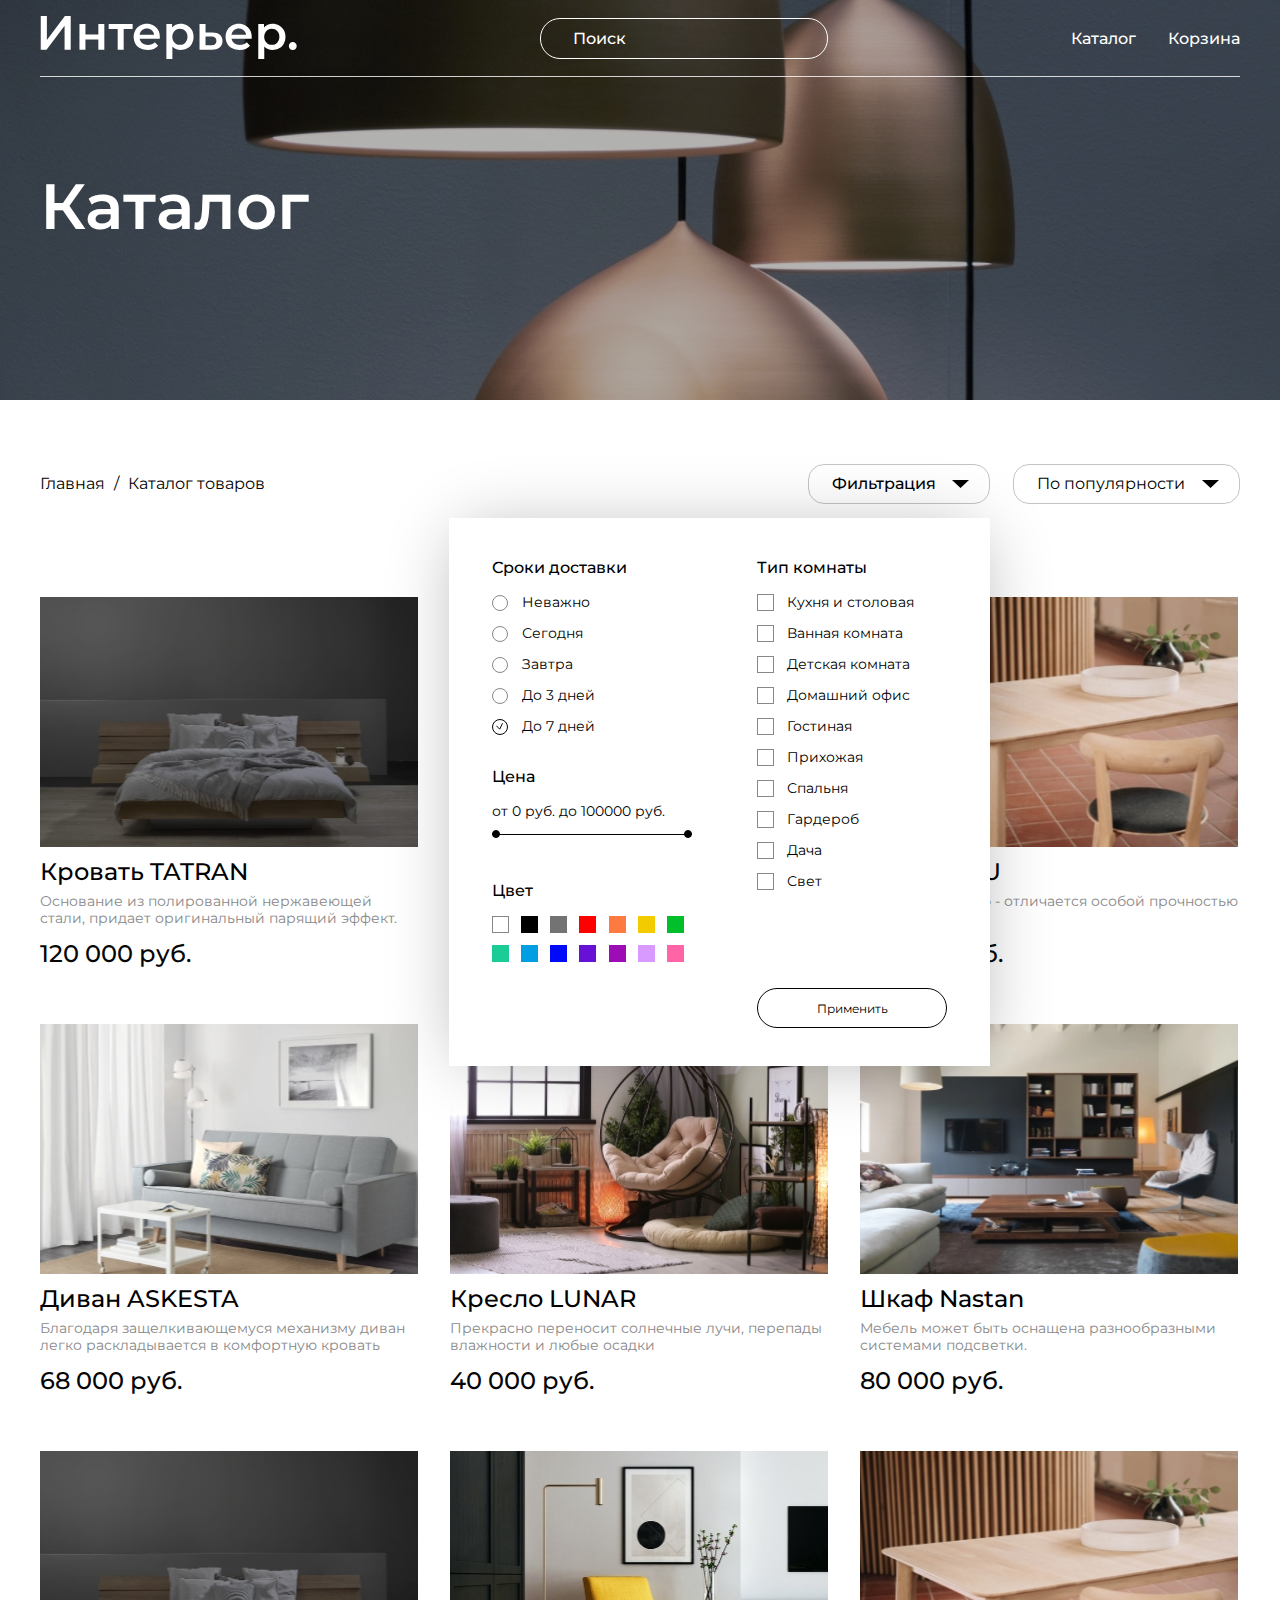
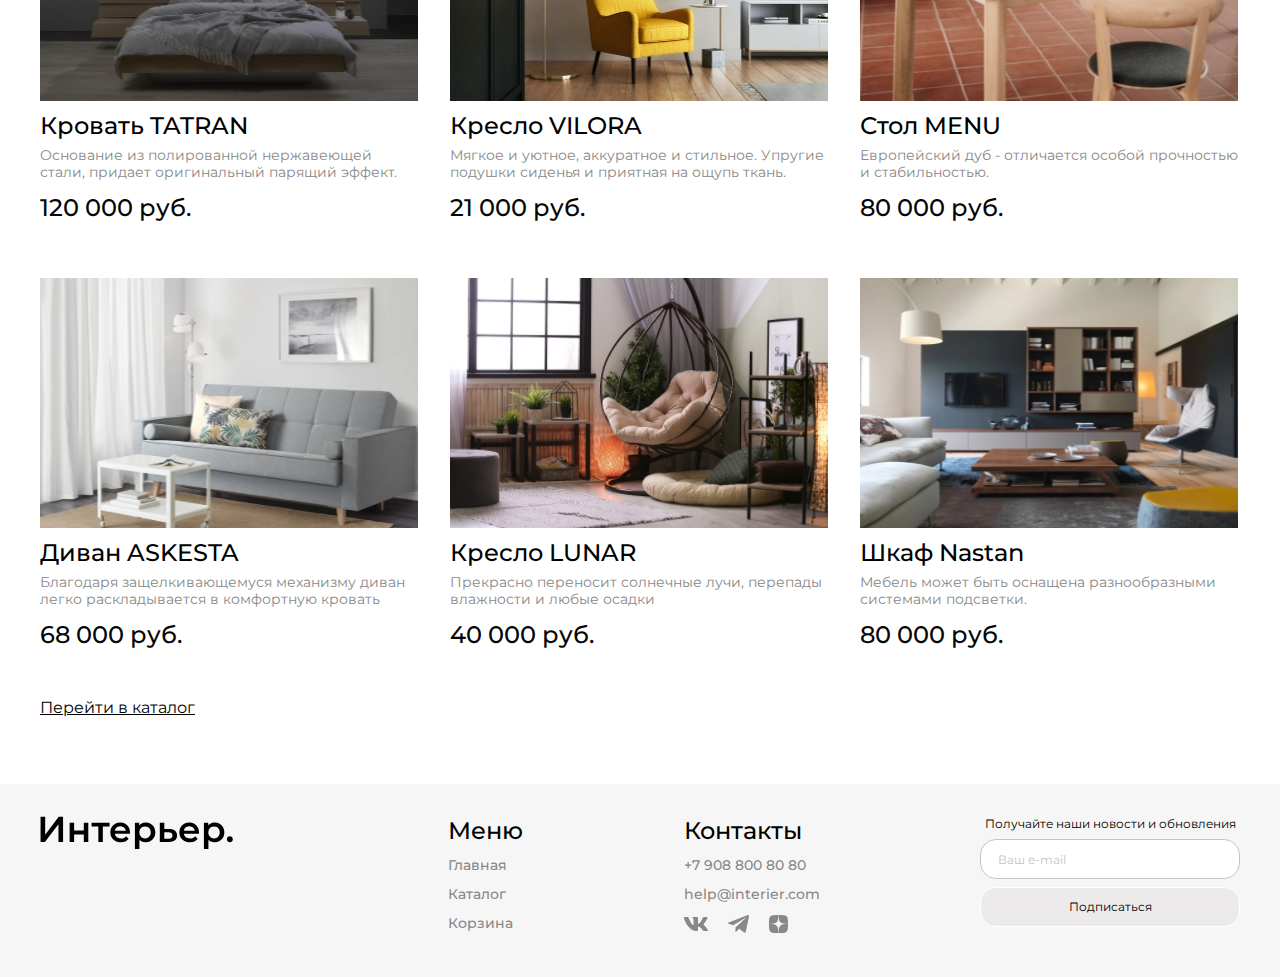
<file: catalog.html>
<!DOCTYPE html>
<html lang="en">

<head>
    <meta charset="UTF-8">
    <meta http-equiv="X-UA-Compatible" content="IE=edge">
    <meta name="viewport" content="width=device-width, initial-scale=1.0">
    <title>Document</title>
    <link rel="preconnect" href="https://fonts.googleapis.com">
    <link rel="preconnect" href="https://fonts.gstatic.com" crossorigin>
    <link href="https://fonts.googleapis.com/css2?family=Montserrat:wght@100..900&display=swap" rel="stylesheet">
    <link rel="stylesheet" href="style.css">
</head>

<body>
    <div class="top center top__catalog">
        <header class="header">
            <a class="header__logo" href="index.html"><img class="header__logo-img" src="img/logo.svg" alt="Логотип"></a>
            <input placeholder="Поиск" class="header__input" type="text">
            <nav class="header__menu">
                <a class="header__link" href="catalog.html">Каталог</a>
                <a class="header__link" href="cart.html">Корзина</a>
            </nav>
            <nav class="header__menu-mob">
                <a href="#"><svg width="19.000000" height="19.000000" viewBox="0 0 19 19" fill="none" xmlns="http://www.w3.org/2000/svg" xmlns:xlink="http://www.w3.org/1999/xlink">
                    <desc>
                            Created with Pixso.
                    </desc>
                    <defs>
                        <clipPath id="clip310_614">
                            <rect id="gg:search" rx="0.000000" width="18.000000" height="18.000000" transform="translate(0.500000 0.500000)" fill="white" fill-opacity="0"/>
                        </clipPath>
                    </defs>
                    <rect id="gg:search" rx="0.000000" width="18.000000" height="18.000000" transform="translate(0.500000 0.500000)" fill="#FFFFFF" fill-opacity="0"/>
                    <g clip-path="url(#clip310_614)">
                        <path id="Vector" d="M14.5 11.42C15.48 10.15 15.95 8.55 15.8 6.94C15.65 5.34 14.89 3.85 13.68 2.79C12.48 1.72 10.91 1.16 9.3 1.21C7.69 1.26 6.16 1.92 5.02 3.06C3.88 4.2 3.21 5.73 3.16 7.34C3.11 8.95 3.68 10.52 4.74 11.73C5.81 12.94 7.3 13.69 8.9 13.84C10.51 14 12.11 13.53 13.38 12.54L13.41 12.57L16.77 15.93C16.85 16.01 16.93 16.06 17.03 16.1C17.13 16.14 17.23 16.16 17.33 16.16C17.44 16.16 17.54 16.14 17.64 16.1C17.73 16.06 17.82 16.01 17.89 15.93C17.97 15.86 18.02 15.77 18.06 15.68C18.1 15.58 18.12 15.48 18.12 15.37C18.12 15.27 18.1 15.17 18.06 15.07C18.02 14.97 17.97 14.89 17.89 14.81L14.53 11.45C14.52 11.44 14.51 11.43 14.5 11.42ZM12.85 4.18C13.3 4.62 13.66 5.14 13.9 5.72C14.14 6.3 14.27 6.92 14.27 7.54C14.28 8.17 14.15 8.79 13.91 9.37C13.68 9.95 13.33 10.48 12.88 10.92C12.44 11.37 11.91 11.72 11.33 11.96C10.75 12.19 10.13 12.32 9.5 12.31C8.88 12.31 8.26 12.18 7.68 11.94C7.1 11.7 6.58 11.34 6.14 10.89C5.26 10 4.77 8.8 4.77 7.54C4.78 6.29 5.28 5.09 6.16 4.2C7.05 3.32 8.25 2.82 9.5 2.81C10.76 2.81 11.96 3.3 12.85 4.18Z" fill="#FFFFFF" fill-opacity="1.000000" fill-rule="evenodd"/>
                        <path id="Vector" d="M16 8.15Q16.06 7.55 16 6.93Q15.94 6.3 15.77 5.72Q15.6 5.13 15.32 4.57Q15.03 4.02 14.66 3.53Q14.28 3.05 13.82 2.64Q13.35 2.23 12.82 1.92Q12.29 1.6 11.71 1.39Q11.12 1.18 10.52 1.08Q9.91 0.99 9.29 1.01Q8.67 1.03 8.07 1.16Q7.47 1.29 6.9 1.54Q6.33 1.79 5.82 2.13Q5.32 2.48 4.88 2.92Q4.43 3.36 4.09 3.86Q3.75 4.37 3.5 4.94Q3.25 5.51 3.12 6.11Q2.98 6.71 2.96 7.33Q2.94 7.96 3.04 8.56Q3.13 9.17 3.34 9.75Q3.56 10.34 3.87 10.87Q4.18 11.39 4.59 11.86Q5 12.33 5.49 12.7Q5.97 13.08 6.53 13.36Q7.08 13.64 7.67 13.81Q8.26 13.99 8.88 14.04Q9.5 14.1 10.11 14.04Q10.72 13.99 11.32 13.81Q11.92 13.64 12.47 13.36Q12.93 13.12 13.36 12.8L16.63 16.07Q16.7 16.14 16.78 16.2Q16.86 16.25 16.95 16.29Q17.04 16.33 17.14 16.35Q17.23 16.36 17.33 16.36Q17.43 16.36 17.53 16.35Q17.62 16.33 17.71 16.29Q17.8 16.25 17.88 16.2Q17.96 16.14 18.03 16.07Q18.1 16 18.16 15.92Q18.21 15.84 18.25 15.75Q18.29 15.66 18.31 15.57Q18.32 15.47 18.32 15.37Q18.32 15.27 18.31 15.18Q18.29 15.08 18.25 14.99Q18.21 14.9 18.16 14.82Q18.1 14.74 18.03 14.67L14.76 11.4Q15.08 10.97 15.32 10.51Q15.59 9.96 15.77 9.36Q15.94 8.76 16 8.15ZM14.5 11.42C15.48 10.15 15.95 8.55 15.8 6.94C15.65 5.34 14.89 3.85 13.68 2.79C12.48 1.72 10.91 1.16 9.3 1.21C7.69 1.26 6.16 1.92 5.02 3.06C3.88 4.2 3.21 5.73 3.16 7.34C3.11 8.95 3.68 10.52 4.74 11.73C5.81 12.94 7.3 13.69 8.9 13.84C10.51 14 12.11 13.53 13.38 12.54L13.41 12.57L16.77 15.93C16.85 16.01 16.93 16.06 17.03 16.1C17.13 16.14 17.23 16.16 17.33 16.16C17.44 16.16 17.54 16.14 17.64 16.1C17.73 16.06 17.82 16.01 17.89 15.93C17.97 15.86 18.02 15.77 18.06 15.68C18.1 15.58 18.12 15.48 18.12 15.37C18.12 15.27 18.1 15.17 18.06 15.07C18.02 14.97 17.97 14.89 17.89 14.81L14.53 11.45C14.52 11.44 14.51 11.43 14.5 11.42ZM12.85 4.18C13.3 4.62 13.66 5.14 13.9 5.72C14.14 6.3 14.27 6.92 14.27 7.54C14.28 8.17 14.15 8.79 13.91 9.37C13.68 9.95 13.33 10.48 12.88 10.92C12.44 11.37 11.91 11.72 11.33 11.96C10.75 12.19 10.13 12.32 9.5 12.31C8.88 12.31 8.26 12.18 7.68 11.94C7.1 11.7 6.58 11.34 6.14 10.89C5.26 10 4.77 8.8 4.77 7.54C4.78 6.29 5.28 5.09 6.16 4.2C7.05 3.32 8.25 2.82 9.5 2.81C10.76 2.81 11.96 3.3 12.85 4.18ZM13.29 5.01Q13.54 5.38 13.72 5.8Q13.89 6.22 13.98 6.65Q14.07 7.09 14.07 7.54Q14.07 8 13.99 8.44Q13.9 8.88 13.73 9.3Q13.56 9.72 13.31 10.09Q13.06 10.46 12.74 10.78Q12.42 11.1 12.05 11.35Q11.68 11.6 11.26 11.77Q10.83 11.94 10.4 12.03Q9.96 12.12 9.5 12.11Q9.05 12.11 8.61 12.02Q8.18 11.93 7.76 11.76Q7.34 11.58 6.97 11.33Q6.6 11.08 6.28 10.75Q5.96 10.43 5.72 10.06Q5.48 9.7 5.31 9.28Q5.14 8.86 5.06 8.43Q4.97 8 4.97 7.54Q4.97 7.09 5.06 6.66Q5.15 6.23 5.32 5.81Q5.5 5.4 5.74 5.03Q5.99 4.66 6.31 4.35Q6.62 4.03 6.99 3.78Q7.36 3.54 7.77 3.36Q8.19 3.19 8.62 3.1Q9.05 3.02 9.5 3.01Q9.95 3.01 10.39 3.1Q10.82 3.18 11.24 3.35Q11.66 3.52 12.02 3.76Q12.39 4 12.71 4.32Q13.04 4.64 13.29 5.01Z" fill="#FFFFFF" fill-opacity="1.000000" fill-rule="evenodd"/>
                    </g>
                </svg>
                </a>
                <a href="catalog.html"><svg width="19.199463" height="19.199951" viewBox="0 0 19.1995 19.2" fill="none" xmlns="http://www.w3.org/2000/svg" xmlns:xlink="http://www.w3.org/1999/xlink">
                    <desc>
                            Created with Pixso.
                    </desc>
                    <defs/>
                    <rect id="Rectangle 46" width="4.571429" height="4.571429" fill="#FFFFFF" fill-opacity="1.000000"/>
                    <rect id="Rectangle 41" y="7.314209" width="4.571429" height="4.571429" fill="#FFFFFF" fill-opacity="1.000000"/>
                    <rect id="Rectangle 47" y="14.628540" width="4.571429" height="4.571428" fill="#FFFFFF" fill-opacity="1.000000"/>
                    <rect id="Rectangle 48" x="7.313477" y="7.314209" width="4.571429" height="4.571429" fill="#FFFFFF" fill-opacity="1.000000"/>
                    <rect id="Rectangle 45" x="7.313477" y="14.628540" width="4.571429" height="4.571428" fill="#FFFFFF" fill-opacity="1.000000"/>
                    <rect id="Rectangle 49" x="7.313477" width="4.571429" height="4.571429" fill="#FFFFFF" fill-opacity="1.000000"/>
                    <rect id="Rectangle 42" x="14.627930" y="7.314209" width="4.571428" height="4.571429" fill="#FFFFFF" fill-opacity="1.000000"/>
                    <rect id="Rectangle 44" x="14.627930" y="14.628540" width="4.571428" height="4.571428" fill="#FFFFFF" fill-opacity="1.000000"/>
                    <path id="Rectangle 43" d="M14.62 0L19.19 0L19.19 4.57L14.62 0Z" fill="#FFFFFF" fill-opacity="1.000000" fill-rule="evenodd"/>
                </svg>
                </a>
                <a href="cart.html"><svg width="25.000000" height="25.000000" viewBox="0 0 25 25" fill="none" xmlns="http://www.w3.org/2000/svg" xmlns:xlink="http://www.w3.org/1999/xlink">
                    <desc>
                            Created with Pixso.
                    </desc>
                    <defs>
                        <clipPath id="clip310_618">
                            <rect id="jam:shopping-cart" rx="0.000000" width="24.000000" height="24.000000" transform="matrix(-1 0 0 1 25.5 0.5)" fill="white" fill-opacity="0"/>
                        </clipPath>
                    </defs>
                    <rect id="jam:shopping-cart" rx="0.000000" width="24.000000" height="24.000000" transform="matrix(-1 0 0 1 25.5 0.5)" fill="#FFFFFF" fill-opacity="0"/>
                    <g clip-path="url(#clip310_618)">
                        <path id="Vector" d="M14.58 20.83C15.13 20.83 15.66 20.61 16.05 20.22C16.44 19.83 16.66 19.3 16.66 18.75C16.66 18.19 16.44 17.66 16.05 17.27C15.66 16.88 15.13 16.66 14.58 16.66C14.03 16.66 13.5 16.88 13.11 17.27C12.71 17.66 12.5 18.19 12.5 18.75C12.5 19.3 12.71 19.83 13.11 20.22C13.5 20.61 14.03 20.83 14.58 20.83ZM7.29 20.83C7.84 20.83 8.37 20.61 8.76 20.22C9.15 19.83 9.37 19.3 9.37 18.75C9.37 18.19 9.15 17.66 8.76 17.27C8.37 16.88 7.84 16.66 7.29 16.66C6.73 16.66 6.2 16.88 5.81 17.27C5.42 17.66 5.2 18.19 5.2 18.75C5.2 19.3 5.42 19.83 5.81 20.22C6.2 20.61 6.73 20.83 7.29 20.83ZM20.87 6.16C21.13 6.16 21.37 6.05 21.56 5.86C21.74 5.67 21.84 5.42 21.84 5.16C21.84 4.9 21.74 4.65 21.56 4.47C21.37 4.28 21.13 4.17 20.87 4.16L19.67 4.16C18.73 4.16 17.92 4.81 17.71 5.73L16.41 11.61C16.2 12.52 15.39 13.18 14.45 13.18L6.63 13.18L5.12 7.17L14.86 7.17C15.12 7.15 15.36 7.04 15.54 6.86C15.72 6.67 15.82 6.42 15.82 6.16C15.82 5.91 15.72 5.66 15.54 5.47C15.36 5.29 15.12 5.18 14.86 5.16L5.12 5.16C4.82 5.16 4.52 5.23 4.25 5.37C3.97 5.5 3.73 5.69 3.54 5.93C3.36 6.17 3.23 6.45 3.16 6.75C3.1 7.05 3.11 7.36 3.18 7.65L4.68 13.66C4.79 14.1 5.04 14.48 5.39 14.76C5.75 15.03 6.18 15.18 6.63 15.18L14.45 15.18C15.36 15.18 16.25 14.87 16.96 14.3C17.67 13.73 18.17 12.93 18.36 12.04L19.67 6.16L20.87 6.16Z" fill="#FFFFFF" fill-opacity="1.000000" fill-rule="nonzero"/>
                    </g>
                </svg>
                </a>
            </nav>
        </header>
        <section class="main-content">
            <h1 class="main-content__title">Каталог</h1>
        </section>
    </div>
    <div class="main center">
        <div class="content__menu">
            <nav class="menu__items">
                <a class="menu__link" href="index.html">Главная</a>
                <p class="menu__link">/</p>
                <a class="menu__link" href="catalog.html">Каталог товаров</a>
            </nav>
            <div class="batton__box">
                <div class="conteiner">
                    <button class="button fillter-btn">Фильтрация</button>
                    <div class="box-leftside">
                        <div class="filter-btn-wrapper">
                            <form class="filter-form" action="#" method="get">
                                <div class="filter-form__content-wrapper">
                                    <div class="left-block">
                                        <fieldset class="filter-form__fieldset filter-form__fieldset--delivery-time">
                                            <legend class="filter-form__legend">Сроки доставки</legend>
                                            <div class="radio-btn">
                                                <input class="radio-btn__input" type="radio" id="any"
                                                    name="delivery-time" value="any" checked>
                                                <label class="radio-btn__label" for="any">Неважно</label>
                                            </div>
                                            <div class="radio-btn">
                                                <input class="radio-btn__input" type="radio" id="today"
                                                    name="delivery-time" value="today" checked>
                                                <label class="radio-btn__label" for="today">Сегодня</label>
                                            </div>
                                            <div class="radio-btn">
                                                <input class="radio-btn__input" type="radio" id="tomorrow"
                                                    name="delivery-time" value="tomorrow" checked>
                                                <label class="radio-btn__label" for="tomorrow">Завтра</label>
                                            </div>
                                            <div class="radio-btn">
                                                <input class="radio-btn__input" type="radio" id="three-days"
                                                    name="delivery-time" value="three-days" checked>
                                                <label class="radio-btn__label" for="three-days">До 3 дней</label>
                                            </div>
                                            <div class="radio-btn">
                                                <input class="radio-btn__input" type="radio" id="seven-days"
                                                    name="delivery-time" value="seven-days" checked>
                                                <label class="radio-btn__label" for="seven-days">До 7 дней</label>
                                            </div>
                                        </fieldset>
                                        <fieldset class="filter-form__fieldset filter-form__fieldset--price">
                                            <legend class="filter-form__legend">Цена</legend>
                                            <div class="range-btn">
                                                <label class="range-btn__label" for="price-range">от 0 руб. до 100000
                                                    руб.</label>
                                                <div class="range-btn__slaider">
                                                    <input class="range-btn__input range-btn__input--min" name="range_1"
                                                        type="range" min="1" max="100000" value="1">
                                                    <input class="range-btn__input range-btn__input--max" name="range_1"
                                                        type="range" min="1" max="100000" value="100000">
                                                </div>
                                            </div>
                                        </fieldset>
                                        <fieldset class="filter-form__fieldset filter-form__fieldset--color">
                                            <legend class="filter-form__legend">Цвет</legend>
                                            <div class="choise-color">
                                                <div class="checkbox choise-color__checkbox">
                                                    <input class="checkbox__input" type="checkbox" id="color-white">
                                                    <label class="checkbox__label checkbox__label--white"
                                                        for="color-white"></label>
                                                </div>
                                                <div class="checkbox choise-color__checkbox">
                                                    <input class="checkbox__input checkbox__input--black"
                                                        type="checkbox" id="color-black">
                                                    <label class="checkbox__label checkbox__label--black"
                                                        for="color-black"></label>
                                                </div>
                                                <div class="checkbox choise-color__checkbox">
                                                    <input class="checkbox__input checkbox__input--gray" type="checkbox"
                                                        id="color-gray">
                                                    <label class="checkbox__label checkbox__label--gray"
                                                        for="color-gray"></label>
                                                </div>
                                                <div class="checkbox choise-color__checkbox">
                                                    <input class="checkbox__input" type="checkbox" id="color-red">
                                                    <label class="checkbox__label checkbox__label--red"
                                                        for="color-red"></label>
                                                </div>
                                                <div class="checkbox choise-color__checkbox">
                                                    <input class="checkbox__input" type="checkbox" id="color-orange">
                                                    <label class="checkbox__label checkbox__label--orange"
                                                        for="color-orange"></label>
                                                </div>
                                                <div class="checkbox choise-color__checkbox">
                                                    <input class="checkbox__input" type="checkbox" id="color-yellow">
                                                    <label class="checkbox__label checkbox__label--yellow"
                                                        for="color-yellow"></label>
                                                </div>
                                                <div class="checkbox choise-color__checkbox">
                                                    <input class="checkbox__input" type="checkbox" id="color-green">
                                                    <label class="checkbox__label checkbox__label--green"
                                                        for="color-green"></label>
                                                </div>
                                                <div class="checkbox choise-color__checkbox">
                                                    <input class="checkbox__input" type="checkbox" id="color-teal">
                                                    <label class="checkbox__label checkbox__label--teal"
                                                        for="color-teal"></label>
                                                </div>
                                                <div class="checkbox choise-color__checkbox">
                                                    <input class="checkbox__input" type="checkbox"
                                                        id="color-light-blue">
                                                    <label class="checkbox__label checkbox__label--light-blue"
                                                        for="color-light-blue"></label>
                                                </div>
                                                <div class="checkbox choise-color__checkbox">
                                                    <input class="checkbox__input checkbox__input--blue" type="checkbox"
                                                        id="color-blue">
                                                    <label class="checkbox__label checkbox__label--blue"
                                                        for="color-blue"></label>
                                                </div>
                                                <div class="checkbox choise-color__checkbox">
                                                    <input class="checkbox__input checkbox__input--purple"
                                                        type="checkbox" id="color-purple">
                                                    <label class="checkbox__label checkbox__label--purple"
                                                        for="color-purple"></label>
                                                </div>
                                                <div class="checkbox choise-color__checkbox">
                                                    <input class="checkbox__input" type="checkbox" id="color-violet">
                                                    <label class="checkbox__label checkbox__label--violet"
                                                        for="color-violet"></label>
                                                </div>
                                                <div class="checkbox choise-color__checkbox">
                                                    <input class="checkbox__input" type="checkbox" id="color-lavender">
                                                    <label class="checkbox__label checkbox__label--lavender"
                                                        for="color-lavender"></label>
                                                </div>
                                                <div class="checkbox choise-color__checkbox">
                                                    <input class="checkbox__input" type="checkbox" id="color-pink">
                                                    <label class="checkbox__label checkbox__label--pink"
                                                        for="color-pink"></label>
                                                </div>
                                            </div>
                                        </fieldset>
                                    </div>
                                    <div class="right-block">
                                        <fieldset class="filter-form__fieldset filter-form__fieldset--type">
                                            <legend class="filter-form__legend">Тип комнаты</legend>
                                            <div class="checkbox choise-type__checkbox">
                                                <input class="checkbox__input" type="checkbox" id="kitchen-dining"
                                                    name="room-type" value="kitchen-dining">
                                                <label class="checkbox__label checkbox__label--kitchen-dining"
                                                    for="kitchen-dining">Кухня и столовая</label>
                                            </div>
                                            <div class="checkbox choise-type__checkbox">
                                                <input class="checkbox__input" type="checkbox" id="bathroom"
                                                    name="room-type" value="bathroom">
                                                <label class="checkbox__label checkbox__label--bathroom"
                                                    for="bathroom">Ванная
                                                    комната</label>
                                            </div>
                                            <div class="checkbox choise-type__checkbox">
                                                <input class="checkbox__input" type="checkbox" id="children's"
                                                    name="room-type" value="children's">
                                                <label class="checkbox__label checkbox__label--children's"
                                                    for="children's">Детская
                                                    комната</label>
                                            </div>
                                            <div class="checkbox choise-type__checkbox">
                                                <input class="checkbox__input" type="checkbox" id="home-office"
                                                    name="room-type" value="home-office">
                                                <label class="checkbox__label checkbox__label--home-office"
                                                    for="home-office">Домашний офис</label>
                                            </div>
                                            <div class="checkbox choise-type__checkbox">
                                                <input class="checkbox__input" type="checkbox" id="living-room"
                                                    name="room-type" value="living-room">
                                                <label class="checkbox__label checkbox__label--living-room"
                                                    for="living-room">Гостиная</label>
                                            </div>
                                            <div class="checkbox choise-type__checkbox">
                                                <input class="checkbox__input" type="checkbox" id="hallway"
                                                    name="room-type" value="hallway">
                                                <label class="checkbox__label checkbox__label--hallway"
                                                    for="hallway">Прихожая</label>
                                            </div>
                                            <div class="checkbox choise-type__checkbox">
                                                <input class="checkbox__input" type="checkbox" id="bedroom"
                                                    name="room-type" value="bedroom">
                                                <label class="checkbox__label checkbox__label--bedroom"
                                                    for="bedroom">Спальня</label>
                                            </div>
                                            <div class="checkbox choise-type__checkbox">
                                                <input class="checkbox__input" type="checkbox" id="dressingroom"
                                                    name="room-type" value="dressingroom">
                                                <label class="checkbox__label checkbox__label--dressingroom"
                                                    for="dressingroom">Гардероб</label>
                                            </div>
                                            <div class="checkbox choise-type__checkbox">
                                                <input class="checkbox__input" type="checkbox" id="dacha"
                                                    name="room-type" value="dacha">
                                                <label class="checkbox__label checkbox__label--dacha"
                                                    for="dacha">Дача</label>
                                            </div>
                                            <div class="checkbox choise-type__checkbox">
                                                <input class="checkbox__input" type="checkbox" id="lighting"
                                                    name="room-type" value="lighting">
                                                <label class="checkbox__label checkbox__label--lighting"
                                                    for="lighting">Свет</label>
                                            </div>
                                        </fieldset>
                                        <button type="submit" class="filter-form__button button">Применить</button>
                                    </div>
                                </div>
                            </form>
                        </div>
                    </div>
                </div>
                <button class="button sorting-btn">По популярности</button>
            </div>
        </div>
        <div class="products">
            <div class="products__catalog center">
                <div class="catalog-box">
                    <article class="card">
                        <div class="card__img card__icons card__img_10">
                            <a href="#">
                                <img class="icon__disappear" src="img/lock-shadow.svg" alt="lock">
                            </a>
                            <a href="#">
                                <img class="icon__disappear" src="img/like-shadow.svg" alt="like">
                            </a>
                        </div>
                        <h3 class="card__name">Кровать TATRAN</h3>
                        <p class="card__about">Основание из полированной нержавеющей стали, придает оригинальный парящий
                            эффект.</p>
                        <div class="prices">
                            <p class="card__price">120 000 руб.</p>
                        </div>
                    </article>
                    <article class="card">
                        <div class="card__icons card__img card__img_5">
                            <a href="#">
                                <img class="icon__disappear" src="img/lock-shadow.svg" alt="lock">
                            </a>
                            <a href="#">
                                <img class="icon__disappear" src="img/like-shadow.svg" alt="like">
                            </a>
                        </div>
                        <h3 class="card__name">Кресло VILORA</h3>
                        <p class="card__about">Мягкое и уютное, аккуратное и стильное. Упругие подушки сиденья и
                            приятная на ощупь ткань.</p>
                        <div class="prices">
                            <p class="card__price">21 000 руб.</p>
                        </div>
                    </article>
                    <article class="card">
                        <div class="card__icons card__img card__img_11">
                            <a href="#">
                                <img class="icon__disappear" src="img/lock-shadow.svg" alt="lock">
                            </a>
                            <a href="#">
                                <img class="icon__disappear" src="img/like-shadow.svg" alt="like">
                            </a>
                        </div>
                        <h3 class="card__name">Стол MENU</h3>
                        <p class="card__about">Европейский дуб - отличается особой прочностью и стабильностью.</p>
                        <div class="prices">
                            <p class="card__price">80 000 руб.</p>
                        </div>
                    </article>
                    <article class="card">
                        <div class="card__icons card__img card__img_12">
                            <a href="#">
                                <img class="icon__disappear" src="img/lock-shadow.svg" alt="lock">
                            </a>
                            <a href="#">
                                <img class="icon__disappear" src="img/like-shadow.svg" alt="like">
                            </a>
                        </div>
                        <h3 class="card__name">Диван ASKESTA</h3>
                        <p class="card__about">Благодаря защелкивающемуся механизму диван легко раскладывается в
                            комфортную кровать</p>
                        <div class="prices">
                            <p class="card__price">68 000 руб.</p>
                        </div>
                    </article>
                    <article class="card">
                        <div class="card__icons card__img card__img_13">
                            <a href="#">
                                <img class="icon__disappear" src="img/lock-shadow.svg" alt="lock">
                            </a>
                            <a href="#">
                                <img class="icon__disappear" src="img/like-shadow.svg" alt="like">
                            </a>
                        </div>
                        <h3 class="card__name">Кресло LUNAR</h3>
                        <p class="card__about">Прекрасно переносит солнечные лучи, перепады влажности и любые осадки</p>
                        <div class="prices">
                            <p class="card__price">40 000 руб.</p>
                        </div>
                    </article>
                    <article class="card">
                        <div class="card__icons card__img card__img_14">
                            <a href="#">
                                <img class="icon__disappear" src="img/lock-shadow.svg" alt="lock">
                            </a>
                            <a href="#">
                                <img class="icon__disappear" src="img/like-shadow.svg" alt="like">
                            </a>
                        </div>
                        <h3 class="card__name">Шкаф Nastan</h3>
                        <p class="card__about">Мебель может быть оснащена разнообразными системами подсветки.</p>
                        <div class="prices">
                            <p class="card__price">80 000 руб.</p>
                        </div>
                    </article>
                    <article class="card">
                        <div class="card__img card__icons card__img_10">
                            <a href="#">
                                <img class="icon__disappear" src="img/lock-shadow.svg" alt="lock">
                            </a>
                            <a href="#">
                                <img class="icon__disappear" src="img/like-shadow.svg" alt="like">
                            </a>
                        </div>
                        <h3 class="card__name">Кровать TATRAN</h3>
                        <p class="card__about">Основание из полированной нержавеющей стали, придает оригинальный парящий
                            эффект.</p>
                        <div class="prices">
                            <p class="card__price">120 000 руб.</p>
                        </div>
                    </article>
                    <article class="card">
                        <div class="card__icons card__img card__img_5">
                            <a href="#">
                                <img class="icon__disappear" src="img/lock-shadow.svg" alt="lock">
                            </a>
                            <a href="#">
                                <img class="icon__disappear" src="img/like-shadow.svg" alt="like">
                            </a>
                        </div>
                        <h3 class="card__name">Кресло VILORA</h3>
                        <p class="card__about">Мягкое и уютное, аккуратное и стильное. Упругие подушки сиденья и
                            приятная на ощупь ткань.</p>
                        <div class="prices">
                            <p class="card__price">21 000 руб.</p>
                        </div>
                    </article>
                    <article class="card">
                        <div class="card__icons card__img card__img_11">
                            <a href="#">
                                <img class="icon__disappear" src="img/lock-shadow.svg" alt="lock">
                            </a>
                            <a href="#">
                                <img class="icon__disappear" src="img/like-shadow.svg" alt="like">
                            </a>
                        </div>
                        <h3 class="card__name">Стол MENU</h3>
                        <p class="card__about">Европейский дуб - отличается особой прочностью и стабильностью.</p>
                        <div class="prices">
                            <p class="card__price">80 000 руб.</p>
                        </div>
                    </article>
                    <article class="card">
                        <div class="card__icons card__img card__img_12">
                            <a href="#">
                                <img class="icon__disappear" src="img/lock-shadow.svg" alt="lock">
                            </a>
                            <a href="#">
                                <img class="icon__disappear" src="img/like-shadow.svg" alt="like">
                            </a>
                        </div>
                        <h3 class="card__name">Диван ASKESTA</h3>
                        <p class="card__about">Благодаря защелкивающемуся механизму диван легко раскладывается в
                            комфортную кровать</p>
                        <div class="prices">
                            <p class="card__price">68 000 руб.</p>
                        </div>
                    </article>
                    <article class="card">
                        <div class="card__icons card__img card__img_13">
                            <a href="#">
                                <img class="icon__disappear" src="img/lock-shadow.svg" alt="lock">
                            </a>
                            <a href="#">
                                <img class="icon__disappear" src="img/like-shadow.svg" alt="like">
                            </a>
                        </div>
                        <h3 class="card__name">Кресло LUNAR</h3>
                        <p class="card__about">Прекрасно переносит солнечные лучи, перепады влажности и любые осадки</p>
                        <div class="prices">
                            <p class="card__price">40 000 руб.</p>
                        </div>
                    </article>
                    <article class="card">
                        <div class="card__icons card__img card__img_14">
                            <a href="#">
                                <img class="icon__disappear" src="img/lock-shadow.svg" alt="lock">
                            </a>
                            <a href="#">
                                <img class="icon__disappear" src="img/like-shadow.svg" alt="like">
                            </a>
                        </div>
                        <h3 class="card__name">Шкаф Nastan</h3>
                        <p class="card__about">Мебель может быть оснащена разнообразными системами подсветки.</p>
                        <div class="prices">
                            <p class="card__price">80 000 руб.</p>
                        </div>
                    </article>
                </div>
            </div>
        </div>
        <div class="products__link-box center">
            <a class="products__link" href="catalog.html">Перейти в каталог</a>
        </div>
    </div>
    <footer class="footer center">
        <a class="footer__logo" href="index.html"><img src="img/footerlogo.svg" alt="Логотип"></a>
        <section class="footer__content">
            <div class="footer__info">
                <nav class="footer__item footer__item-menu">
                    <h3 class="footer__title-menu">Меню</h3>
                    <a class="footer__link" href="index.html">Главная</a>
                    <a class="footer__link" href="catalog.html">Каталог</a>
                    <a class="footer__link" href="cart.html">Корзина</a>
                </nav>
            </div>
            <div class="footer__item">
                <h4 class="footer__title-menu">Контакты</h4>
                <a class="footer__link footer__link_contacts" href="tel:+79088008080">+7 908 800 80 80</a>
                <a class="footer__link footer__link_contacts" href="help@interier.com">help@interier.com</a>
                <div class="footer__icons">
                    <a class="footer__icons-img" href="#"><svg width="24.000504" height="14.000000" viewBox="0 0 24.0005 14" fill="none"
                            xmlns="http://www.w3.org/2000/svg" xmlns:xlink="http://www.w3.org/1999/xlink">
                            <desc>
                                Created with Pixso.
                            </desc>
                            <defs />
                            <path id="Vector"
                                d="M23.45 0.94C23.61 0.4 23.45 0 22.65 0L20.03 0C19.36 0 19.05 0.34 18.88 0.72C18.88 0.72 17.55 3.92 15.66 6C15.04 6.6 14.77 6.79 14.43 6.79C14.27 6.79 14.01 6.6 14.01 6.05L14.01 0.94C14.01 0.29 13.83 0 13.27 0L9.15 0C8.73 0 8.48 0.3 8.48 0.59C8.48 1.21 9.42 1.35 9.52 3.1L9.52 6.9C9.52 7.73 9.37 7.88 9.03 7.88C8.14 7.88 5.98 4.67 4.69 1C4.44 0.28 4.19 0 3.52 0L0.9 0C0.15 0 0 0.34 0 0.72C0 1.41 0.88 4.8 4.14 9.28C6.31 12.34 9.37 14 12.15 14C13.82 14 14.02 13.63 14.02 12.99L14.02 10.68C14.02 9.94 14.18 9.8 14.71 9.8C15.1 9.8 15.77 9.99 17.33 11.46C19.11 13.21 19.4 14 20.4 14L23.03 14C23.78 14 24.15 13.63 23.94 12.9C23.7 12.18 22.85 11.12 21.72 9.88C21.11 9.17 20.19 8.4 19.91 8.02C19.52 7.53 19.63 7.31 19.91 6.87C19.91 6.87 23.11 2.45 23.44 0.94L23.45 0.94Z"
                                fill="#888888" fill-opacity="1.000000" fill-rule="evenodd" />
                        </svg>
                    </a>
                    <a class="footer__icons-img" href="#"><svg width="21.000000" height="17.675659" viewBox="0 0 21 17.6757" fill="none"
                            xmlns="http://www.w3.org/2000/svg" xmlns:xlink="http://www.w3.org/1999/xlink">
                            <desc>
                                Created with Pixso.
                            </desc>
                            <defs />
                            <path id="Vector"
                                d="M19.29 0.2L0.69 7.41C-0.06 7.74 -0.32 8.42 0.5 8.78L5.28 10.31L16.82 3.14C17.45 2.69 18.09 2.81 17.54 3.3L7.63 12.32L7.31 16.14C7.6 16.73 8.13 16.73 8.47 16.44L11.21 13.83L15.91 17.37C17 18.02 17.59 17.6 17.83 16.41L20.91 1.74C21.23 0.28 20.68 -0.37 19.29 0.2Z"
                                fill="#888888" fill-opacity="1.000000" fill-rule="nonzero" />
                        </svg>
                    </a>
                    <a class="footer__icons-img" href="#"><svg width="19.000000" height="18.000000" viewBox="0 0 19 18" fill="none"
                            xmlns="http://www.w3.org/2000/svg" xmlns:xlink="http://www.w3.org/1999/xlink">
                            <desc>
                                Created with Pixso.
                            </desc>
                            <defs />
                            <path id="Vector"
                                d="M11.33 10.73C9.83 12.19 9.73 14.01 9.6 18C13.52 18 16.23 17.98 17.62 16.7C18.98 15.37 19 12.68 19 9.09C14.79 9.22 12.87 9.32 11.33 10.73ZM0 9.09C0 12.68 0.01 15.37 1.37 16.7C2.76 17.98 5.47 18 9.39 18C9.26 14.01 9.16 12.19 7.66 10.73C6.12 9.32 4.2 9.21 0 9.09ZM9.39 0C5.48 0 2.76 0.01 1.37 1.29C0.01 2.62 0 5.31 0 8.9C4.2 8.77 6.12 8.67 7.66 7.26C9.16 5.8 9.26 3.98 9.39 0ZM11.33 7.26C9.83 5.8 9.73 3.98 9.6 0C13.52 0 16.23 0.01 17.62 1.29C18.98 2.62 19 5.31 19 8.9C14.79 8.77 12.87 8.67 11.33 7.26Z"
                                fill="#888888" fill-opacity="1.000000" fill-rule="nonzero" />
                        </svg>
                    </a>
                </div>
            </div>
            <form class="footer__form" action="GetNews">
                <p class="footer__text">Получайте наши новости и обновления</p>
                <input placeholder="Ваш e-mail" class="form-news__input form-news__input_email" type="email">
                <button class="button button__sign">Подписаться</button>
            </form>
        </section>
    </footer>
</body>

</html>
</file>
<file: style.css>
@charset "UTF-8";
* {
  margin: 0;
  padding: 0;
}

a {
  text-decoration: none;
}

.item_centre {
  display: flex;
  flex-wrap: wrap;
  justify-content: center;
}

body {
  font-family: "Montserrat", sans-serif;
  font-weight: 500;
}

.top {
  background-image: url(img/Bcgheader.jpeg);
  background-repeat: no-repeat;
  background-position: center;
  background-size: cover;
  height: 735px;
  padding-left: 103px;
  padding-right: 101px;
}
.top__catalog {
  background-image: url(img/catalog/bcgtop.jpeg);
  height: 400px;
}

.center {
  padding-left: calc(50% - 600px);
  padding-right: calc(50% - 600px);
}

.header {
  box-sizing: border-box;
  display: flex;
  flex-direction: row;
  flex-wrap: wrap;
  justify-content: space-between;
  align-items: baseline;
  border-bottom: 0.5px solid rgba(255, 255, 255, 0.8);
  padding-bottom: 17px;
}
.header__logo {
  height: 44px;
  display: flex;
  align-self: flex-end;
}
.header__input {
  width: 288px;
  height: 41px;
  box-sizing: border-box;
  border: 1px solid rgb(255, 255, 255);
  border-radius: 20px;
  background-color: transparent;
  outline: none;
  font: inherit;
  line-height: 20px;
  color: #ffffff;
  padding-left: 32px;
  margin: 17.5px 0 0 0;
}
.header__input::-moz-placeholder {
  color: #ffffff;
}
.header__input::placeholder {
  color: #ffffff;
}
.header__input:focus {
  border: 3px solid white;
  box-shadow: -10px -5px 5px #8a7373;
}
.header__menu {
  box-sizing: border-box;
  margin-top: 8px;
  display: flex;
  justify-content: center;
  gap: 32px;
}
.header__menu-mob {
  display: none;
}
.header__link {
  font-size: 16px;
  line-height: 20px;
  color: #ffffff;
}
.header__link:hover {
  text-decoration-line: underline;
  transform: scale(1.1);
  font-weight: bold;
}
.header__link-cart {
  position: relative;
}

hr {
  margin-top: 10px;
}

.main-content {
  box-sizing: border-box;
  margin-top: 64px;
  display: flex;
  flex-direction: column;
  justify-content: center;
}
.main-content__title {
  font-weight: 600;
  font-size: 64px;
  line-height: 70px;
  margin-top: 64px;
  margin-bottom: 16px;
  color: #ffffff;
  margin: 30px 0 14px 0;
}
.main-content__text {
  font-size: 24px;
  line-height: 32px;
  margin-bottom: 16px;
  color: #ffffff;
}
.main-content__link {
  color: rgb(255, 255, 255);
  font-size: 16px;
  font-weight: 400;
  line-height: 24px;
  text-align: left;
}
.main-content__link:hover {
  text-decoration-line: underline;
  font-weight: bold;
  font-size: 17.6px;
}

.content__menu {
  display: flex;
  flex-direction: row;
  flex-wrap: wrap;
  justify-content: space-between;
  margin-top: 64px;
  margin-bottom: 41px;
}

.menu__items {
  display: flex;
  justify-content: space-around;
  gap: 9px;
}

.menu__link {
  color: rgb(0, 0, 0);
  font-size: 16px;
  font-weight: 400;
  line-height: 32px;
  display: flex;
  flex-wrap: wrap;
  align-content: center;
}
.menu__link:hover {
  text-decoration-line: underline;
  font-weight: bold;
  font-size: 17.6px;
}

.batton__box {
  display: flex;
  flex-wrap: wrap;
  gap: 23px;
}

.button {
  width: 260px;
  min-height: 40px;
  border: 1px solid #ffffff;
  border-radius: 16px;
  background: rgba(222, 215, 215, 0.41);
  font: inherit;
  color: rgb(0, 0, 0);
  font-size: 12px;
  font-weight: 400;
  line-height: 15px;
}
.button__sign {
  background-image: linear-gradient(to right, #feffff, hsl(197, 78%, 44%));
  background-repeat: no-repeat; /* Фон не повторяется */
  background-size: 0 100%; /* Градиент пока не показываем */
  transition: 0.5s;
}
.button__sign:hover {
  font-weight: bolder;
  color: rgb(32, 32, 32);
  box-shadow: -5px -5px 5px gray;
  transform: scale(1.05);
  background-size: 100% 100%; /* Отображаем градиент */
}

/* Расширенная фильтрация START*/
.filter-btn-wrapper {
  display: flex;
  flex-wrap: wrap;
  justify-content: center;
  align-items: stretch;
  box-sizing: border-box;
  max-width: 541px;
  height: 548px;
  box-shadow: 0px 4px 67px -12px rgba(0, 0, 0, 0.32);
  background: rgb(255, 255, 255);
  padding: 40px 48px 40px 48px;
  position: absolute;
  margin-top: 14px;
}

.fillter-btn {
  font-weight: 500;
  font-size: 16px;
  line-height: 20px;
  max-width: 182px;
  border-color: #c4c4c4;
  background-color: transparent;
  background-image: url(img/icon-choice.svg);
  background-repeat: no-repeat;
  background-position: right 20px center;
  padding-left: 23px;
  text-align: left;
  position: relative;
}
.fillter-btn:active {
  background: radial-gradient(white, grey);
}

.filter-form {
  display: flex;
}
.filter-form__content-wrapper {
  display: grid;
  grid-template-columns: repeat(2, 1fr);
  gap: 32px 65px;
}
.filter-form__fieldset--delivery-time {
  display: grid;
  grid-row: 1;
  gap: 14px;
  border: none;
}
.filter-form__legend {
  color: rgb(0, 0, 0);
  font-family: inherit;
  font-size: 16px;
  font-weight: 500;
  line-height: 20px;
  text-align: left;
  padding-bottom: 16px;
}
.filter-form__fieldset--price {
  align-content: space-between;
  border: none;
}
.filter-form__fieldset--color {
  border: none;
}
.filter-form__fieldset--type {
  display: grid;
  gap: 14px;
  border: none;
}
.filter-form__button {
  box-sizing: border-box;
  border: 1px solid rgb(4, 4, 4);
  border-radius: 20px;
  background-color: transparent;
  width: 190px;
  height: 40px;
  display: flex;
  flex-direction: row;
  justify-content: center;
  align-items: center;
  padding: 10px 76px 10px 76px;
  margin-top: 98px;
}
.filter-form__button:hover:hover {
  transform: scale(1.1);
  font-weight: bold;
  box-shadow: -5px -5px 10px #b92424;
}

.radio-btn {
  display: flex;
  align-items: center;
  gap: 10px;
  color: rgb(0, 0, 0);
  font-size: 14px;
  font-weight: 400;
  line-height: 17px;
}
.radio-btn__input {
  display: none;
  outline: none;
}
.radio-btn__label {
  display: flex;
  align-items: center;
  cursor: pointer;
  position: relative;
  padding-left: 30px;
}
.radio-btn__label::before {
  content: "";
  width: 14px;
  height: 14px;
  border: 1px solid #888888;
  border-radius: 50%;
  position: absolute;
  left: 0;
  background-color: #fff;
}

.radio-btn__input:checked + .radio-btn__label::before {
  border-color: #000;
  background-image: url(img/icon-radio.svg);
  background-repeat: no-repeat;
  background-position: center;
}

.range-btn {
  font-size: 14px;
  font-weight: 400;
  line-height: 17px;
  display: flex;
  flex-direction: column;
  gap: 14px;
  box-sizing: border-box;
}
.range-btn__input {
  width: 100px;
  height: 10px;
  overflow: hidden;
  outline: none;
}
.range-btn__input, .range-btn__input::-webkit-slider-runnable-track, .range-btn__input::-webkit-slider-thumb {
  -webkit-appearance: none;
  background: none;
}
.range-btn__input::-webkit-slider-runnable-track {
  width: 200px;
  height: 1px;
  background-color: #000000;
}
.range-btn__input::-webkit-slider-thumb {
  background: none;
}
.range-btn__input::-webkit-slider-thumb {
  position: relative;
  height: 8px;
  width: 8px;
  margin-top: -4px;
  background-color: #000;
  border: 1px solid #000;
  border-radius: 25px;
  cursor: pointer;
  z-index: 1;
}
.range-btn__input::-webkit-slider-thumb:active {
  cursor: grabbing;
}
.range-btn__input:nth-child(1)::-webkit-slider-thum {
  z-index: 2;
}
.range-btn__slaider {
  font-family: sans-serif;
  font-size: 14px;
  position: relative;
  height: 20px;
  width: 100%;
  display: inline-block;
  margin-top: -5px;
  display: flex;
  flex-direction: row;
}
.range-btn__input-max {
  margin-left: -5px;
}

.choise-color {
  display: grid;
  grid-template-rows: 1fr 1fr;
  grid-template-columns: repeat(7, 1fr);
  gap: 14px;
  max-width: 190px;
}
.choise-color__checkbox {
  width: 15px;
  height: 15px;
}

.checkbox {
  display: flex;
  align-items: center;
  gap: 10px;
}
.checkbox__input {
  display: none;
}
.checkbox__label {
  font-size: 14px;
  font-weight: 400;
  line-height: 17px;
  display: flex;
  align-items: center;
  cursor: pointer;
  position: relative;
  padding-left: 30px;
}
.checkbox__label::before {
  content: "";
  display: inline-block;
  border: 1px solid #888888;
  width: 15px;
  height: 15px;
  position: absolute;
  left: 0;
  background-color: #fff;
}
.checkbox__label--white::before {
  border: 1px solid rgb(136, 136, 136);
  background: rgb(255, 255, 255);
}
.checkbox__label--black::before {
  border: 1px solid rgb(0, 0, 0);
  background-color: rgb(0, 0, 0);
}
.checkbox__label--gray::before {
  border: 1px solid rgb(115, 115, 115);
  background-color: rgb(115, 115, 115);
}
.checkbox__label--red::before {
  border: 1px solid rgb(255, 0, 0);
  background-color: rgb(255, 0, 0);
}
.checkbox__label--orange::before {
  border: 1px solid rgb(255, 122, 65);
  background-color: rgb(255, 122, 65);
}
.checkbox__label--yellow::before {
  border: 1px solid rgb(242, 203, 1);
  background-color: rgb(242, 203, 1);
}
.checkbox__label--green::before {
  border: 1px solid rgb(0, 191, 42);
  background-color: rgb(0, 191, 42);
}
.checkbox__label--teal::before {
  border: 1px solid rgb(28, 204, 151);
  background-color: rgb(28, 204, 151);
}
.checkbox__label--light-blue::before {
  border: 1px solid rgb(0, 159, 227);
  background-color: rgb(0, 159, 227);
}
.checkbox__label--blue::before {
  border: 1px solid rgb(0, 10, 248);
  background-color: rgb(0, 10, 248);
}
.checkbox__label--purple::before {
  border: 1px solid rgb(103, 16, 214);
  background-color: rgb(103, 16, 214);
}
.checkbox__label--violet::before {
  border: 1px solid rgb(157, 13, 181);
  background-color: rgb(157, 13, 181);
}
.checkbox__label--lavender::before {
  border: 1px solid rgb(216, 154, 255);
  background-color: rgb(216, 154, 255);
}
.checkbox__label--pink::before {
  border: 1px solid rgb(255, 101, 166);
  background-color: rgb(255, 101, 166);
}

.checkbox__input:checked + .checkbox__label::before {
  background-image: url(img/icon-radio-shadow.svg);
  background-repeat: no-repeat;
  background-position: center;
  border-color: #000;
}

.checkbox__input--black:checked + .checkbox__label--black::before {
  background-image: url(img/icon-radio-white.svg);
}

.checkbox__input--gray:checked + .checkbox__label--gray::before {
  background-image: url(img/icon-radio-white.svg);
}

.checkbox__input--blue:checked + .checkbox__label--blue::before {
  background-image: url(img/icon-radio-white.svg);
}

.checkbox__input--purple:checked + .checkbox__label--purple::before {
  background-image: url(img/icon-radio-white.svg);
}

.box-leftside {
  display: flex;
  justify-content: end;
}

.left-block {
  display: flex;
  flex-direction: column;
  gap: 32px;
}

.right-block {
  display: flex;
  flex-direction: column;
  justify-content: space-between;
}

/* Расширенная фильтрация END*/
.sorting-btn {
  font-weight: 400;
  max-width: 227px;
  font-size: 16px;
  line-height: 20px;
  border-color: #c4c4c4;
  background-color: transparent;
  background-image: url(img/icon-choice.svg);
  background-repeat: no-repeat;
  background-position: right 20px center;
  padding-left: 23px;
  text-align: left;
  order: 2;
}
.sorting-btn:active {
  background: radial-gradient(white, grey);
}

.choise-btn {
  display: flex;
  flex-wrap: wrap;
  gap: 10px;
  position: absolute;
  top: 0;
  right: 0;
}
.choise-btn__select {
  max-width: 182px;
  height: 40px;
  box-sizing: border-box;
  border: 1px solid rgb(196, 196, 196);
  border-radius: 20px;
  background-color: transparent;
  outline: none;
  font: inherit;
  line-height: 20px;
  color: #ffffff;
  padding-left: 23px;
  color: rgb(0, 0, 0);
  font-size: 16px;
  font-weight: 500;
  line-height: 20px;
  position: absolute;
  display: inline-block;
  -webkit-appearance: none;
     -moz-appearance: none;
          appearance: none;
  background-image: url(img/icon-choice.svg);
  background-repeat: no-repeat;
  background-position: 95%;
}
.choise-btn__sorting {
  color: rgb(0, 0, 0);
  font-size: 16px;
  font-weight: 500;
  line-height: 20px;
}

.for-box {
  padding-top: 64px;
}

.for {
  margin-top: 32px;
  display: grid;
  gap: 32px;
  grid-template-columns: repeat(12, 1fr);
}
.for__item {
  height: 415px;
  grid-column: span 4;
  background-repeat: no-repeat;
  background-position: center;
  background-size: cover;
  color: rgb(255, 255, 255);
  font-size: 34px;
  font-weight: 600;
  line-height: 41px;
  text-align: center;
  display: grid;
  justify-content: center;
  align-items: center;
}
.for__item-1 {
  background-image: url(img/for-1.jpg);
}
.for__item-2 {
  background-image: url(img/for-2.jpg);
}
.for__item-3 {
  background-image: url(img/for-3.jpg);
}
.for__item-4 {
  background-image: url(img/for-4.jpg);
}
.for__item-5 {
  background-image: url(img/for-5.jpg);
}
.for__item-big {
  grid-column: span 6;
}

.products {
  display: flex;
  flex-direction: row;
  flex-wrap: wrap;
}
.products__spofers {
  box-sizing: border-box;
  margin-top: 64px;
}
.products__title {
  display: flex;
  flex-direction: row;
  align-items: center;
  color: rgb(0, 0, 0);
  font-size: 48px;
  font-weight: 600;
  text-align: left;
  margin-bottom: 32px;
}

.spofers-box {
  box-sizing: border-box;
  margin: 0 0 20px 0;
  display: flex;
  flex-wrap: wrap;
  gap: 32px;
}

.catalog {
  display: grid;
  grid-template-columns: repeat(12, 1fr);
}

.card {
  width: -moz-min-content;
  width: min-content;
  box-sizing: border-box;
}
.card__img {
  width: 378px;
  height: 250px;
  box-sizing: border-box;
}
.card__img_1 {
  background-image: url(img/products/pr-ct1.jpeg);
  background-repeat: no-repeat;
  background-position: center;
  background-size: cover;
}
.card__img_2 {
  background-image: url(img/products/pr-ct2.jpeg);
  background-repeat: no-repeat;
  background-position: center;
  background-size: cover;
}
.card__img_3 {
  background-image: url(img/products/pr-ct3.jpeg);
  background-repeat: no-repeat;
  background-position: center;
  background-size: cover;
}
.card__img_4 {
  background-image: url(img/products/pr-ct4.jpeg);
  background-repeat: no-repeat;
  background-position: center;
  background-size: cover;
}
.card__img_5 {
  background-image: url(img/products/pr-ct5.jpeg);
  background-repeat: no-repeat;
  background-position: center;
  background-size: cover;
}
.card__img_6 {
  background-image: url(img/products/pr-ct6.jpeg);
  background-repeat: no-repeat;
  background-position: center;
  background-size: cover;
}
.card__img_7 {
  background-image: url(img/products/pr-ct7.jpeg);
  background-repeat: no-repeat;
  background-position: center;
  background-size: cover;
}
.card__img_8 {
  background-image: url(img/products/pr-ct8.jpeg);
  background-repeat: no-repeat;
  background-position: center;
  background-size: cover;
}
.card__img_9 {
  background-image: url(img/products/pr-ct9.jpeg);
  background-repeat: no-repeat;
  background-position: center;
  background-size: cover;
}
.card__img_10 {
  background-image: url(img/products/pr-ct10.jpeg);
  background-repeat: no-repeat;
  background-position: center;
  background-size: cover;
}
.card__img_11 {
  background-image: url(img/products/pr-ct11.jpeg);
  background-repeat: no-repeat;
  background-position: center;
  background-size: cover;
}
.card__img_12 {
  background-image: url(img/products/pr-ct12.jpeg);
  background-repeat: no-repeat;
  background-position: center;
  background-size: cover;
}
.card__img_13 {
  background-image: url(img/products/pr-ct13.jpeg);
  background-repeat: no-repeat;
  background-position: center;
  background-size: cover;
}
.card__img_14 {
  background-image: url(img/products/pr-ct14.jpeg);
  background-repeat: no-repeat;
  background-position: center;
  background-size: cover;
}
.card__name {
  color: rgb(0, 0, 0);
  font-size: 24px;
  font-weight: 500;
  line-height: 29px;
  text-align: left;
  margin-top: 10px;
  margin-bottom: 7px;
}
.card__about {
  color: rgb(136, 136, 136);
  font-size: 14px;
  font-weight: 400;
  line-height: 17px;
  text-align: left;
  margin-bottom: 6.82px;
}
.card__price {
  color: rgb(5, 5, 5);
  font-size: 24px;
  font-weight: 500;
  line-height: 29px;
  text-align: left;
  padding-top: 5.18px;
}
.card__price_discount {
  color: rgb(136, 136, 136);
  font-size: 24px;
  font-weight: 500;
  line-height: 29px;
  text-align: left;
  text-decoration-line: line-through;
}

.card__icons {
  display: flex;
  flex-wrap: wrap;
  justify-content: flex-end;
  gap: 21px;
  padding-top: 10px;
  padding-right: 10px;
}

.card__img:hover .icon__disappear {
  display: block;
}

.icon__disappear {
  display: none;
}

.prices {
  display: flex;
  flex-wrap: wrap;
  gap: 32px;
}

.products__catalog {
  box-sizing: border-box;
  margin-top: 52px;
  /* минус gap */
}

.catalog-box {
  display: flex;
  row-gap: 56px;
  -moz-column-gap: 32px;
       column-gap: 32px;
  flex-wrap: wrap;
  box-sizing: border-box;
  margin: 0 0 8px 0;
}

.products__link-box {
  box-sizing: border-box;
  margin-top: 39px;
  margin-bottom: 64px;
}

.products__link {
  color: rgb(0, 0, 0);
  font-size: 16px;
  font-weight: 400;
  line-height: 24px;
  text-align: left;
  text-decoration-line: underline;
}
.products__link:hover {
  transform: scale(1.1);
  font-weight: bold;
}

.footer {
  background: rgb(247, 246, 246);
  padding-top: 32px;
  padding-bottom: 40px;
  display: flex;
  justify-content: space-between;
  align-items: baseline;
  flex-wrap: wrap;
}
.footer__logo {
  display: flex;
  align-self: flex-start;
}
.footer__content {
  width: 792px;
  display: flex;
  flex-wrap: wrap;
  justify-content: space-between;
}
.footer__info {
  display: flex;
  gap: 129px;
}
.footer__item {
  display: flex;
  flex-direction: column;
  gap: 12px;
}
.footer__title-menu {
  color: rgb(0, 0, 0);
  font-size: 24px;
  font-weight: 500;
  line-height: 29px;
  text-align: left;
}
.footer__link {
  color: rgb(136, 136, 136);
  font-size: 14px;
  font-weight: 500;
  line-height: 17px;
  text-align: left;
  display: flex;
  justify-content: space-between;
}
.footer__link:hover {
  text-decoration-line: underline;
  transform: scale(1.1);
  font-weight: bold;
}
.footer__icons {
  display: flex;
  align-items: center;
  gap: 20px;
}
.footer__icons-img:hover {
  transform: scale(1.3);
}
.footer__form {
  box-sizing: border-box;
  display: flex;
  flex-direction: column;
  gap: 8px;
}
.footer__text {
  color: rgb(0, 0, 0);
  font-size: 12px;
  font-weight: 400;
  line-height: 15px;
  text-align: left;
  display: flex;
  justify-content: center;
}

.form-news__input {
  width: 260px;
  height: 40px;
  box-sizing: border-box;
  border: 1px solid rgb(196, 196, 196);
  border-radius: 16px;
  background: rgb(255, 255, 255);
  outline: none;
  font: inherit;
  padding-left: 17px;
}
.form-news__input:focus {
  border: 3px solid rgb(124, 121, 121);
  transform: scale(1.05);
}
.form-news__input::-moz-placeholder {
  color: rgb(196, 196, 196);
  font-size: 12px;
  font-weight: 400;
  line-height: 15px;
  text-align: left;
}
.form-news__input::placeholder {
  color: rgb(196, 196, 196);
  font-size: 12px;
  font-weight: 400;
  line-height: 15px;
  text-align: left;
}

.top-cart {
  height: 400px;
  background-image: url(img/topcart.jpeg);
  background-size: cover;
  background-repeat: no-repeat;
  background-position: center;
}

.heading-big {
  color: rgb(255, 255, 255);
  font-size: 64px;
  font-weight: 600;
  line-height: 70px;
}

.heading-small {
  font-size: 16px;
  font-weight: 500;
  color: rgb(0, 0, 0);
  font-size: 24px;
  line-height: 29px;
}

.position-modal-window {
  display: flex;
  justify-content: flex-end;
}

.cart {
  display: grid;
  grid-template-columns: repeat(12, 1fr);
  gap: 32px;
  margin-top: 64px;
}
.cart__modal-window {
  position: absolute;
  width: 573px;
  background: rgb(255, 255, 255);
  box-shadow: 0px 4px 67px -12px rgba(0, 0, 0, 0.32);
  top: 1%;
}
.cart__content {
  grid-column: span 8;
}
.cart__content-modal-window {
  grid-column: span 12;
  padding: 40px 48px;
  display: flex;
  flex-direction: column;
  gap: 12px;
}
.cart__name-box {
  color: rgb(0, 0, 0);
  font-size: 16px;
  font-weight: 400;
  line-height: 20px;
  display: flex;
  justify-content: space-between;
  padding-bottom: 14px;
}
.cart__cart__price {
  color: rgb(5, 5, 5);
  font-size: 16px;
  font-weight: 500;
  line-height: 20px;
}
.cart__link-box {
  display: flex;
  gap: 30px;
}
.cart__link-box-min {
  margin-top: 42px;
}
.cart__link {
  color: rgb(0, 0, 0);
  font-size: 14px;
  font-weight: 400;
  line-height: 210%;
  letter-spacing: 0px;
  text-decoration-line: underline;
}
.cart__link:hover {
  text-decoration-line: underline;
  transform: scale(1.1);
  font-weight: bold;
}
.cart__item {
  padding-top: 25px;
  padding-bottom: 32px;
  display: flex;
  justify-content: space-between;
  align-items: flex-start;
  border-top: 0.5px solid rgb(202, 205, 216);
  padding-top: 24px;
}
.cart__item-min {
  padding-top: 5px;
  padding-bottom: 24px;
  display: flex;
  justify-content: space-between;
  align-items: flex-start;
  padding-top: 24px;
}
.cart__item-min:nth-child(2n) {
  border-top: 0.5px solid rgb(202, 205, 216);
}
.cart__left {
  display: flex;
  gap: 32px;
}
.cart__img-min {
  width: 144px;
  height: 144px;
}
.cart__info {
  width: 276px;
  display: flex;
  flex-direction: column;
  gap: 14px;
}
.cart__info-min {
  gap: 12px;
  width: 100%;
}
.cart__text {
  color: rgb(136, 136, 136);
  font-size: 14px;
  font-weight: 400;
  line-height: 17px;
}
.cart__input {
  width: 71px;
  height: 51px;
  color: rgb(0, 0, 0);
  font-family: inherit;
  font-size: 14px;
  font-weight: 600;
  line-height: 210%;
  text-align: center;
  display: flex;
  align-self: flex-start;
  outline: none;
  border-radius: 6px;
  border: none;
  background: rgb(247, 246, 246);
}
.cart__input:focus {
  border: 2px solid lightgray;
  box-shadow: 5px 5px 15px grey;
}
.cart__form {
  border-radius: 20px;
  background: rgb(247, 246, 246);
  height: 556px;
  grid-column: span 4;
  display: flex;
  flex-direction: column;
  gap: 35px;
}
.cart__form-min {
  display: flex;
  justify-content: space-between;
  align-items: center;
}
.cart__form-title {
  color: rgb(0, 0, 0);
  font-size: 24px;
  font-weight: 700;
  line-height: 29px;
  text-align: center;
  padding-top: 42px;
}
.cart__input-box {
  display: flex;
  flex-direction: column;
  padding-left: 27px;
  padding-right: 64px;
  gap: 60px;
}
.cart__input-name {
  outline: none;
  font: inherit;
  background-color: transparent;
  border: none;
  border-bottom: 1px solid rgb(202, 205, 216);
}
.cart__input-name:focus {
  border-bottom: 3px solid rgb(180, 185, 170);
}
.cart__input-number {
  outline: none;
  font: inherit;
  background-color: transparent;
  border: none;
  border-bottom: 1px solid rgb(202, 205, 216);
}
.cart__input-number:focus {
  border-bottom: 3px solid rgb(180, 185, 170);
}
.cart__btn-link-box {
  padding-top: 18px;
  display: flex;
  flex-wrap: wrap;
  gap: 8px;
}
.cart__btn {
  width: 200px;
  height: 37px;
  left: 328px;
  top: 983px;
  box-sizing: border-box;
  border: 1px solid rgb(0, 0, 0);
  border-radius: 50px;
  color: rgb(0, 0, 0);
  font: inherit;
  font-size: 14px;
  font-weight: 400;
  line-height: 17px;
  text-align: center;
  background-color: #fff;
}
.cart__btn:hover {
  font-weight: bolder;
  box-shadow: -5px -5px 15px gray;
}
.cart__form-price {
  color: rgb(0, 0, 0);
  font-size: 24px;
  font-weight: 500;
  line-height: 29px;
  text-align: center;
}
.cart__form-price-min {
  letter-spacing: -3%;
}
.cart__form-price::before {
  content: "Итого: ";
  font-weight: 400;
}
.cart__form-btn-link {
  display: flex;
  justify-content: center;
  align-items: center;
  align-self: center;
}
.cart__form-btn {
  width: 290px;
  height: 41px;
  box-sizing: border-box;
  border: 1px solid rgb(4, 4, 4);
  border-radius: 20px;
  background-color: rgb(247, 246, 246);
  display: flex;
  justify-content: center;
  align-items: center;
  color: rgb(0, 0, 0);
  font: inherit;
  font-size: 16px;
  font-weight: 400;
  line-height: 20px;
  text-align: center;
  background-image: linear-gradient(to right, #f7cfe7, hsl(315, 61%, 52%));
  background-repeat: no-repeat; /* Фон не повторяется */
  background-size: 0 100%; /* Градиент пока не показываем */
  transition: 0.5s;
}
.cart__form-btn:hover {
  font-weight: bolder;
  color: rgb(32, 32, 32);
  box-shadow: -5px -5px 15px gray;
  transform: scale(1.05);
  background-size: 100% 100%; /* Отображаем градиент */
}
.cart__form-btn-min {
  width: 207px;
}

@media (max-width: 1024px) {
  /* Планшетная версия Главная START */
  .center {
    padding-left: calc(50% - 393px);
    padding-right: calc(50% - 393px);
  }
  .header__logo-img {
    width: 198px;
    height: 44px;
  }
  .main-content {
    margin: 0;
    padding: 0;
  }
  .main-content__title {
    margin-top: 15vh;
    padding: 0;
  }
  .for {
    gap: 30px;
  }
  .for__item {
    max-height: 265px;
  }
  .for__item-big {
    max-height: 268px;
  }
  .spofers-box {
    gap: 29px;
  }
  .products__catalog {
    margin-top: 44px; /* минус gap */
  }
  .catalog-box {
    row-gap: 39px;
    -moz-column-gap: 29px;
         column-gap: 29px;
    justify-content: center;
  }
  .footer__logo {
    display: none;
  }
  /* Планшетная версия Главная END */
  /* Планшетная версия Каталог START */
  .box-leftside {
    justify-content: flex-start;
    margin-left: calc(50% - 19.5vw);
  }
  /* Планшетная версия Каталог END */
  /* Планшетная версия Корзина START */
  .cart {
    display: flex;
    flex-direction: column;
    flex-wrap: wrap;
    gap: 32px;
    margin-top: 64px;
  }
  .cart__btn-сontinue {
    background: rgb(0, 0, 0);
    color: rgb(255, 255, 255);
  }
  .cart__form {
    max-width: 376px;
    max-height: 556px;
    margin-top: 32px;
  }
  /* Планшетная версия Корзина END */
}
@media (min-width: 768px) and (max-width: 785px) {
  .center {
    padding-left: calc(50% - 377px);
    padding-right: calc(50% - 377px);
  }
  .card__img {
    width: 320px;
    height: 226px;
  }
}
@media (max-width: 767px) {
  .center {
    padding-left: 16px;
    padding-right: 16px;
  }
  .header {
    padding-top: 32px;
    border-bottom: none;
    align-items: center;
  }
  .header__input {
    display: none;
  }
  .header__menu {
    display: none;
  }
  .header__menu-mob {
    display: flex;
    align-items: center;
    gap: 32px;
  }
  .header__logo-img {
    width: 99px;
  }
  .top__cart {
    height: 400px;
  }
  .main-content__title {
    text-align: center;
    font-size: 48px;
    font-weight: 600;
    line-height: 59px;
    margin-top: 10vh;
  }
  .main-content__text {
    font-size: 16px;
    text-align: center;
  }
  .main-content__link {
    font-size: 14px;
    text-align: center;
  }
  .cart {
    align-content: center;
    align-items: center;
  }
  .cart__name-box {
    display: none;
  }
  .cart__img {
    display: none;
  }
  .cart__text {
    font-size: 14px;
    font-weight: 400;
    line-height: 17px;
  }
  .cart__price {
    font-size: 14px;
    font-weight: 500;
    line-height: 17px;
  }
  .cart__btn {
    width: 166px;
    height: 37px;
    font-size: 12px;
    font-weight: 400;
    line-height: 15px;
  }
  .cart__form {
    padding-left: 27px;
    padding-right: 28px;
    margin-top: 48px;
  }
  .cart__form-btn {
    width: 290px;
    height: 41px;
  }
  .heading-small {
    font-size: 18px;
    font-weight: 500;
    line-height: 22px;
  }
  .content__menu {
    flex-direction: column;
    align-items: flex-start;
    gap: 10px;
    margin-top: 32px;
  }
  .batton__box {
    flex-direction: column;
    align-items: flex-start;
    gap: 10px;
  }
  .menu__link {
    font-size: 14px;
  }
  .for-box {
    padding-top: 32px;
    display: flex;
    flex-direction: column;
    flex-wrap: wrap;
    align-content: center;
  }
  .for-title {
    font-size: 24px;
    line-height: 29px;
  }
  .for {
    display: flex;
    flex-direction: column;
    justify-content: center;
    margin-top: 0;
  }
  .for__item {
    width: 343px;
    height: 375px;
    font-size: 34px;
  }
  .for__item-big {
    width: 343px;
    height: 244px;
    display: flex;
  }
  .products {
    display: flex;
    flex-direction: column;
    align-content: center;
  }
  .products__spofers {
    margin-top: 32px;
    display: flex;
    flex-direction: column;
  }
  .products__title-spofers {
    font-size: 24px;
    display: flex;
    align-items: flex-start;
    flex-wrap: wrap;
  }
  .products__title {
    font-size: 24px;
    align-items: flex-start;
  }
  .products__catalog {
    margin-top: 4px;
  }
  .products__link-box {
    margin-top: 36px;
    margin-bottom: 32px;
    text-align: start;
  }
  .card__img {
    width: 343px;
    height: 226px;
  }
  .card__name {
    font-size: 18px;
    line-height: 22px;
  }
  .card__price {
    font-size: 18px;
    line-height: 22px;
  }
  .spofers-box {
    display: flex;
    flex-direction: column;
    align-content: center;
    gap: 32px;
  }
  .conteiner {
    display: flex;
    flex-direction: column;
    align-items: flex-start;
    top: 20%;
    order: 2;
  }
  .box-leftside {
    display: flex;
    flex-direction: column;
    width: 286.5px;
    height: 910px;
    justify-content: flex-end;
    position: absolute;
    margin-left: 0;
    margin-top: 60px;
  }
  .filter-form__content-wrapper {
    display: flex;
    flex-direction: column;
  }
  .filter-form__button {
    margin-top: 40px;
  }
  .filter-btn-wrapper {
    display: flex;
    flex-direction: column;
    height: 910px;
    justify-content: flex-start;
    margin-top: 23px;
  }
  .fillter-btn {
    font-size: 14px;
    font-weight: 400;
    line-height: 17px;
    position: relative;
  }
  .catalog-box {
    display: flex;
    flex-direction: column;
    justify-content: center;
    gap: 32px;
  }
  .sorting-btn {
    font-size: 14px;
    font-weight: 500;
    line-height: 17px;
    order: 1;
  }
  .footer {
    padding-top: 33px;
    justify-content: center;
  }
  .footer__content {
    justify-content: center;
    gap: 34px;
  }
  .footer__item-menu {
    margin-right: 66px;
  }
  .footer__form {
    margin-top: 36px;
    margin-bottom: 33px;
  }
}
@media (min-width: 634px) and (max-width: 767px) {
  .footer__content {
    width: 80%;
  }
}
@media (max-width: 339px) {
  .center {
    padding-left: calc(50% - 140px);
    padding-right: calc(50% - 140px);
  }
  .main-content__title {
    font-size: 36px;
  }
  .for-title {
    text-align: left;
    padding-left: 28px;
    padding-right: 28px;
  }
  .for__item {
    width: 92vw;
    height: 375px;
    font-size: 34px;
  }
  .for__item-big {
    width: 92vw;
    height: 244px;
    display: flex;
  }
  .cart__content {
    width: 90vw;
  }
  .cart__info {
    width: 98%;
  }
  .cart__btn {
    width: 43vw;
    font-size: 10px;
  }
  .footer__content {
    width: 100%;
  }
  .footer__item-menu {
    margin-right: 0;
  }
  .card__img {
    width: 92vw;
  }
}/*# sourceMappingURL=style.css.map */
</file>
